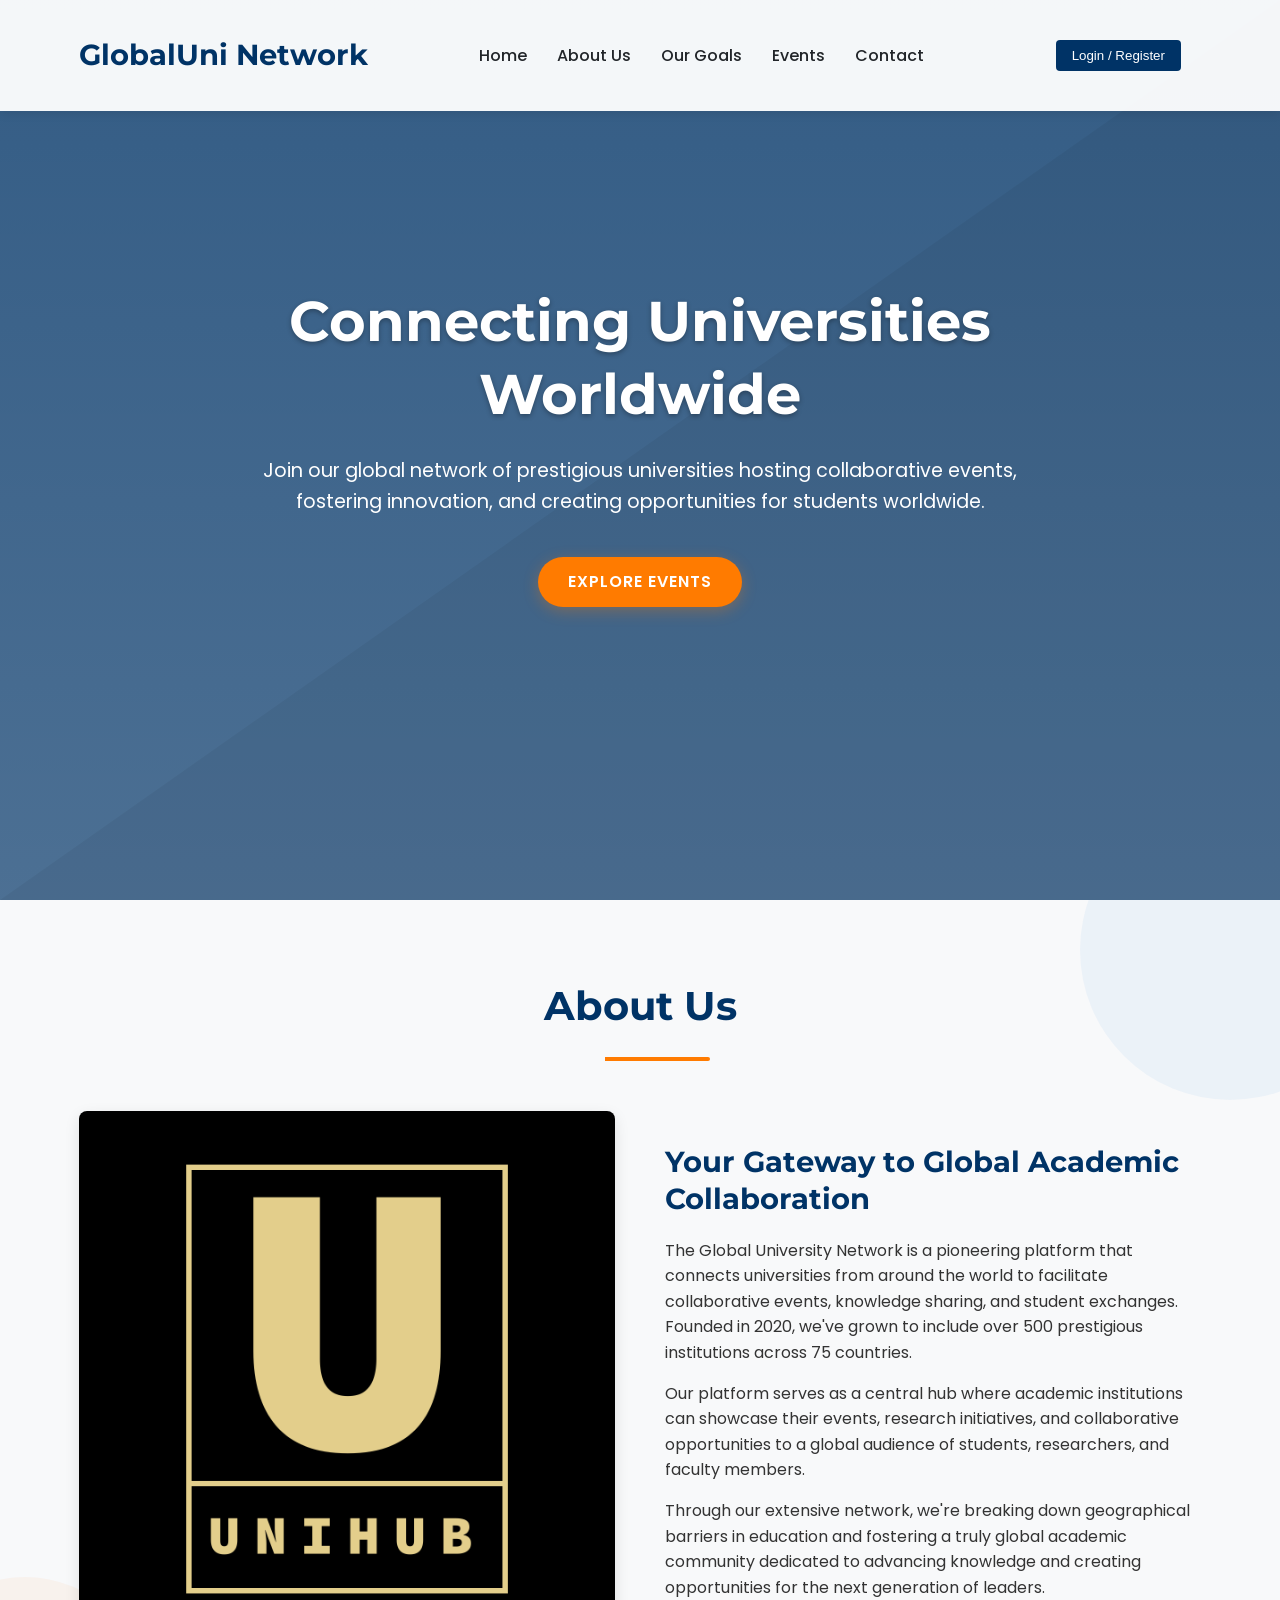
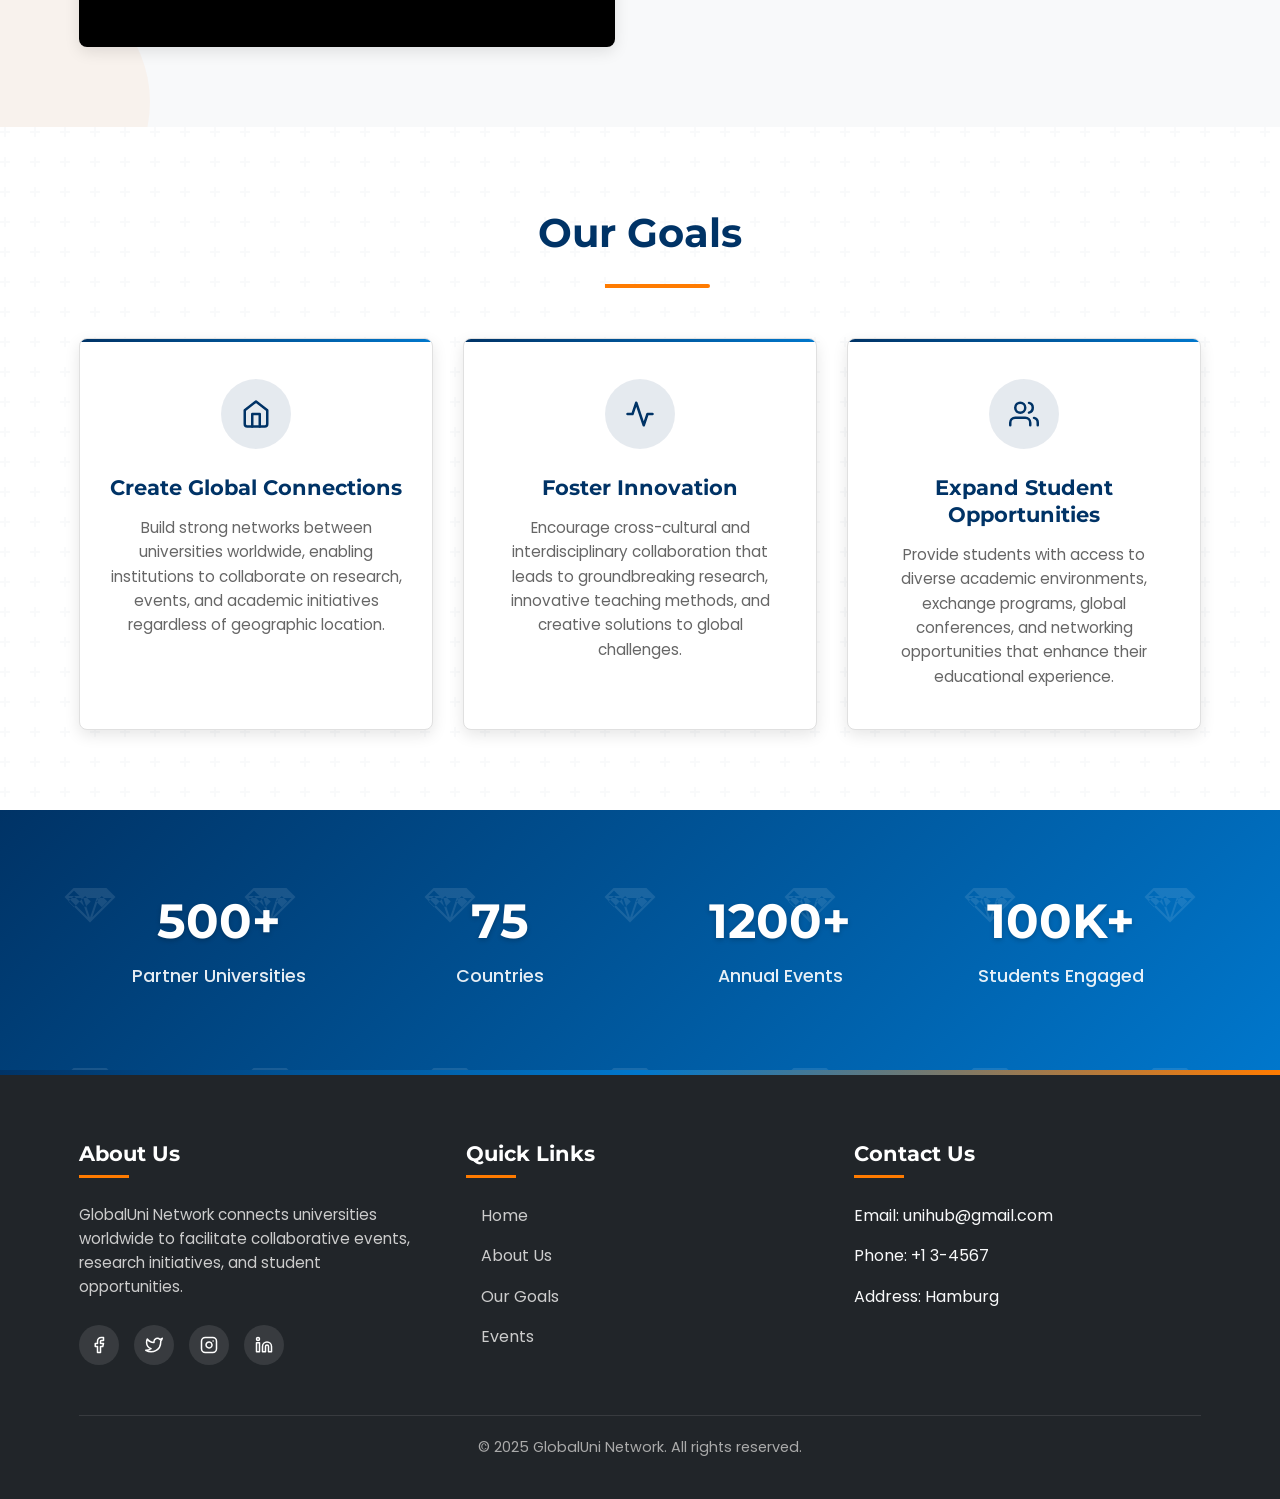
<file: index.html>
<!DOCTYPE html>
<html lang="en">
<head>
    <meta charset="UTF-8">
    <meta name="viewport" content="width=device-width, initial-scale=1.0">
    <title>Global University Network</title>
    <link rel="stylesheet" href="login-styles.css">
    <style>
   /* Google Fonts Import */
@import url('https://fonts.googleapis.com/css2?family=Poppins:wght@300;400;500;600;700&family=Montserrat:wght@400;500;600;700;800&display=swap');

/* CSS Reset & Global Styles */
* {
    margin: 0;
    padding: 0;
    box-sizing: border-box;
}

:root {
    --primary-color: #003366;
    --secondary-color: #0077cc;
    --accent-color: #ff7b00;
    --light-color: #f8f9fa;
    --dark-color: #212529;
    --text-color: #333;
    --light-gray: #f4f4f4;
    --medium-gray: #e0e0e0;
    --white: #ffffff;
    --transition: all 0.3s ease-in-out;
    --box-shadow: 0 5px 15px rgba(0, 0, 0, 0.1);
    --border-radius: 8px;
}

html {
    scroll-behavior: smooth;
}

body {
    font-family: 'Poppins', sans-serif;
    line-height: 1.6;
    color: var(--text-color);
    overflow-x: hidden;
    background-color: var(--white);
}

.container {
    width: 90%;
    max-width: 1200px;
    margin: 0 auto;
    padding: 0 15px;
}

section {
    padding: 80px 0;
}

a {
    text-decoration: none;
    color: inherit;
    transition: var(--transition);
}

ul {
    list-style: none;
}

img {
    max-width: 100%;
    height: auto;
    display: block;
}

h1, h2, h3, h4, h5, h6 {
    font-family: 'Montserrat', sans-serif;
    font-weight: 700;
    line-height: 1.3;
    margin-bottom: 15px;
    color: var(--primary-color);
}

p {
    margin-bottom: 20px;
}

.section-title {
    text-align: center;
    margin-bottom: 50px;
}

.section-title h2 {
    font-size: 2.5rem;
    position: relative;
    display: inline-block;
    padding-bottom: 10px;
}

.line {
    height: 4px;
    width: 70px;
    background: var(--accent-color);
    margin: 0 auto;
    position: relative;
}

.line::before {
    content: '';
    position: absolute;
    width: 100%;
    height: 100%;
    background: var(--accent-color);
    animation: pulse 1.5s infinite;
    border-radius: 5px;
}

@keyframes pulse {
    0% {
        opacity: 1;
        transform: scaleX(1);
    }
    50% {
        opacity: 0.5;
        transform: scaleX(1.2);
    }
    100% {
        opacity: 1;
        transform: scaleX(1);
    }
}

/* Header & Navigation */
header {
    position: fixed;
    top: 0;
    left: 0;
    width: 100%;
    background-color: rgba(255, 255, 255, 0.95);
    box-shadow: 0 2px 10px rgba(0, 0, 0, 0.1);
    z-index: 1000;
    transition: var(--transition);
}

header.scrolled {
    padding: 10px 0;
    background-color: var(--white);
}

.navbar {
    display: flex;
    justify-content: space-between;
    align-items: center;
    padding: 20px 0;
    transition: var(--transition);
}

.logo {
    font-family: 'Montserrat', sans-serif;
    font-size: 1.8rem;
    font-weight: 700;
    color: var(--primary-color);
    position: relative;
    transition: var(--transition);
}

.logo::before {
    content: '';
    position: absolute;
    bottom: -5px;
    left: 0;
    width: 0;
    height: 3px;
    background-color: var(--accent-color);
    transition: var(--transition);
}

.logo:hover {
    color: var(--accent-color);
}

.logo:hover::before {
    width: 100%;
}

.nav-links {
    display: flex;
    align-items: center;
}

.nav-links li {
    margin: 0 15px;
}

.nav-links a {
    color: var(--dark-color);
    font-weight: 500;
    font-size: 1rem;
    padding: 8px 0;
    position: relative;
}

.nav-links a::before {
    content: '';
    position: absolute;
    bottom: 0;
    left: 0;
    width: 0;
    height: 2px;
    background-color: var(--accent-color);
    transition: var(--transition);
}

.nav-links a:hover {
    color: var(--accent-color);
}

.nav-links a:hover::before {
    width: 100%;
}

.hamburger {
    display: none;
    cursor: pointer;
    flex-direction: column;
    justify-content: space-between;
    height: 24px;
}

.line1, .line2, .line3 {
    width: 30px;
    height: 3px;
    background-color: var(--primary-color);
    transition: var(--transition);
}

/* Hero Section */
.hero {
    background-image: linear-gradient(rgba(0, 51, 102, 0.8), rgba(0, 51, 102, 0.7)), url('https://images.unsplash.com/photo-1523580494863-6f3031224c94?ixlib=rb-1.2.1&auto=format&fit=crop&w=1350&q=80');
    background-size: cover;
    background-position: center;
    background-attachment: fixed;
    height: 100vh;
    display: flex;
    align-items: center;
    text-align: center;
    color: var(--white);
    padding-top: 80px;
    position: relative;
    overflow: hidden;
}

.hero::before {
    content: '';
    position: absolute;
    top: 0;
    left: 0;
    width: 100%;
    height: 100%;
    background: url('data:image/svg+xml;utf8,<svg xmlns="http://www.w3.org/2000/svg" viewBox="0 0 100 100" preserveAspectRatio="none"><polygon fill="rgba(0,0,0,0.05)" points="0,100 100,0 100,100"/></svg>');
    background-size: cover;
}

.hero .container {
    position: relative;
    z-index: 10;
    max-width: 800px;
}

.hero h1 {
    font-size: 3.5rem;
    margin-bottom: 25px;
    color: var(--white);
    text-shadow: 0 2px 5px rgba(0, 0, 0, 0.3);
    animation: fadeInDown 1s ease;
}

.hero p {
    font-size: 1.2rem;
    margin-bottom: 40px;
    animation: fadeInUp 1s ease 0.3s;
    animation-fill-mode: both;
}

.cta-btn {
    display: inline-block;
    background-color: var(--accent-color);
    color: var(--white);
    padding: 12px 30px;
    border-radius: 50px;
    font-weight: 600;
    text-transform: uppercase;
    letter-spacing: 1px;
    transition: var(--transition);
    box-shadow: 0 4px 15px rgba(255, 123, 0, 0.3);
    position: relative;
    overflow: hidden;
    animation: fadeInUp 1s ease 0.6s;
    animation-fill-mode: both;
}

.cta-btn::before {
    content: '';
    position: absolute;
    top: 0;
    left: -100%;
    width: 100%;
    height: 100%;
    background: linear-gradient(90deg, transparent, rgba(255, 255, 255, 0.2), transparent);
    transition: var(--transition);
}

.cta-btn:hover {
    background-color: var(--primary-color);
    transform: translateY(-3px);
    box-shadow: 0 6px 20px rgba(0, 51, 102, 0.4);
}

.cta-btn:hover::before {
    left: 100%;
    transition: 0.7s;
}

@keyframes fadeInDown {
    from {
        opacity: 0;
        transform: translateY(-30px);
    }
    to {
        opacity: 1;
        transform: translateY(0);
    }
}

@keyframes fadeInUp {
    from {
        opacity: 0;
        transform: translateY(30px);
    }
    to {
        opacity: 1;
        transform: translateY(0);
    }
}

/* About Section */
.about {
    background-color: var(--light-color);
    position: relative;
    overflow: hidden;
}

.about::before {
    content: '';
    position: absolute;
    top: -100px;
    right: -100px;
    width: 300px;
    height: 300px;
    border-radius: 50%;
    background-color: rgba(0, 119, 204, 0.05);
    z-index: 0;
}

.about::after {
    content: '';
    position: absolute;
    bottom: -100px;
    left: -100px;
    width: 250px;
    height: 250px;
    border-radius: 50%;
    background-color: rgba(255, 123, 0, 0.05);
    z-index: 0;
}

.about-content {
    display: flex;
    align-items: center;
    gap: 50px;
    position: relative;
    z-index: 1;
}

.about-img {
    flex: 1;
    border-radius: var(--border-radius);
    overflow: hidden;
    box-shadow: var(--box-shadow);
    position: relative;
    transition: var(--transition);
}

.about-img img {
    transition: var(--transition);
    display: block;
    width: 100%;
}

.about-img::before {
    content: '';
    position: absolute;
    top: 0;
    left: 0;
    width: 100%;
    height: 100%;
    background-color: rgba(0, 51, 102, 0.2);
    opacity: 0;
    transition: var(--transition);
}

.about-img:hover img {
    transform: scale(1.05);
}

.about-img:hover::before {
    opacity: 1;
}

.about-text {
    flex: 1;
}

.about-text h3 {
    font-size: 1.8rem;
    margin-bottom: 20px;
    color: var(--primary-color);
}

.about-text p {
    margin-bottom: 15px;
    color: var(--text-color);
}

/* Goals Section */
.goals {
    background-color: var(--white);
    position: relative;
}

.goals::before {
    content: '';
    position: absolute;
    top: 0;
    left: 0;
    width: 100%;
    height: 100%;
    background-image: url("data:image/svg+xml,%3Csvg width='60' height='60' viewBox='0 0 60 60' xmlns='http://www.w3.org/2000/svg'%3E%3Cg fill='none' fill-rule='evenodd'%3E%3Cg fill='%23003366' fill-opacity='0.03'%3E%3Cpath d='M36 34v-4h-2v4h-4v2h4v4h2v-4h4v-2h-4zm0-30V0h-2v4h-4v2h4v4h2V6h4V4h-4zM6 34v-4H4v4H0v2h4v4h2v-4h4v-2H6zM6 4V0H4v4H0v2h4v4h2V6h4V4H6z'/%3E%3C/g%3E%3C/g%3E%3C/svg%3E");
    opacity: 0.8;
    z-index: 0;
}

.goals-container {
    display: grid;
    grid-template-columns: repeat(auto-fit, minmax(300px, 1fr));
    gap: 30px;
    position: relative;
    z-index: 1;
}

.goal-box {
    background-color: var(--white);
    padding: 40px 30px;
    border-radius: var(--border-radius);
    box-shadow: var(--box-shadow);
    text-align: center;
    transition: var(--transition);
    position: relative;
    overflow: hidden;
    z-index: 1;
    border: 1px solid var(--medium-gray);
}

.goal-box::before {
    content: '';
    position: absolute;
    top: 0;
    left: 0;
    width: 100%;
    height: 3px;
    background: linear-gradient(90deg, var(--primary-color), var(--secondary-color));
    transition: var(--transition);
}

.goal-box:hover {
    transform: translateY(-10px);
    box-shadow: 0 15px 30px rgba(0, 0, 0, 0.1);
    border-color: transparent;
}

.goal-icon {
    width: 70px;
    height: 70px;
    border-radius: 50%;
    background-color: rgba(0, 51, 102, 0.1);
    display: flex;
    align-items: center;
    justify-content: center;
    margin: 0 auto 25px;
    transition: var(--transition);
}

.goal-box:hover .goal-icon {
    background-color: var(--primary-color);
}

.goal-box:hover .goal-icon svg {
    stroke: var(--white);
}

.goal-box h3 {
    font-size: 1.3rem;
    margin-bottom: 15px;
    transition: var(--transition);
}

.goal-box:hover h3 {
    color: var(--secondary-color);
}

.goal-box p {
    color: #666;
    font-size: 0.95rem;
    margin-bottom: 0;
}

/* Stats Section */
.stats {
    background: linear-gradient(135deg, var(--primary-color), var(--secondary-color));
    color: var(--white);
    padding: 60px 0;
    position: relative;
    overflow: hidden;
}

.stats::before {
    content: '';
    position: absolute;
    top: 0;
    left: 0;
    width: 100%;
    height: 100%;
    background-image: url("data:image/svg+xml,%3Csvg width='180' height='180' viewBox='0 0 180 180' xmlns='http://www.w3.org/2000/svg'%3E%3Cpath d='M81.28 88H68.413l19.298 19.298L81.28 88zm2.107 0h13.226L90 107.838 83.387 88zm15.334 0h12.866l-19.298 19.298L98.72 88zm-32.927-2.207L73.586 78h32.827l.5.5 7.294 7.293L115.414 87l-24.707 24.707-.707.707L64.586 87l1.207-1.207zm2.62.207L74 80.414 79.586 86H68.414l5.586-5.586zm16.706 0l-5.586 5.586 5.586 5.586 5.586-5.586-5.586-5.586zm16.707 0l-5.586 5.586 5.586 5.586 5.586-5.586-5.586-5.586zm-33.413 5.586l5.586-5.586 5.586 5.586-5.586 5.586-5.586-5.586z' fill='%23ffffff' fill-opacity='0.1' fill-rule='evenodd'/%3E%3C/svg%3E");
}

.stats-container {
    display: flex;
    justify-content: space-around;
    flex-wrap: wrap;
    text-align: center;
    position: relative;
    z-index: 1;
}

.stat-item {
    flex: 1;
    min-width: 200px;
    padding: 20px;
    transition: var(--transition);
}

.stat-item h3 {
    font-size: 3rem;
    font-weight: 700;
    margin-bottom: 10px;
    color: var(--white);
    text-shadow: 0 2px 5px rgba(0, 0, 0, 0.2);
}

.stat-item p {
    font-size: 1.1rem;
    font-weight: 500;
    margin-bottom: 0;
    color: rgba(255, 255, 255, 0.9);
}

/* Footer */
footer {
    background-color: var(--dark-color);
    color: var(--light-color);
    padding: 70px 0 20px;
    position: relative;
}

footer::before {
    content: '';
    position: absolute;
    top: 0;
    left: 0;
    width: 100%;
    height: 5px;
    background: linear-gradient(90deg, var(--primary-color), var(--secondary-color), var(--accent-color));
}

.footer-container {
    display: grid;
    grid-template-columns: repeat(auto-fit, minmax(250px, 1fr));
    gap: 40px;
    margin-bottom: 50px;
}

.footer-col h4 {
    color: var(--white);
    font-size: 1.3rem;
    margin-bottom: 25px;
    position: relative;
    padding-bottom: 10px;
}

.footer-col h4::after {
    content: '';
    position: absolute;
    bottom: 0;
    left: 0;
    width: 50px;
    height: 3px;
    background-color: var(--accent-color);
}

.footer-col p {
    color: #ccc;
    font-size: 0.95rem;
    margin-bottom: 25px;
}

.footer-social {
    display: flex;
    gap: 15px;
}

.social-icon {
    width: 40px;
    height: 40px;
    border-radius: 50%;
    background-color: rgba(255, 255, 255, 0.1);
    display: flex;
    align-items: center;
    justify-content: center;
    transition: var(--transition);
}

.social-icon:hover {
    background-color: var(--accent-color);
    transform: translateY(-5px);
}

.footer-links li {
    margin-bottom: 15px;
}

.footer-links a {
    color: #ccc;
    transition: var(--transition);
    position: relative;
    padding-left: 15px;
}

.footer-links a::before {
    content: '→';
    position: absolute;
    left: 0;
    color: var(--accent-color);
    opacity: 0;
    transition: var(--transition);
}

.footer-links a:hover {
    color: var(--white);
    padding-left: 20px;
}

.footer-links a:hover::before {
    opacity: 1;
}

.copyright {
    text-align: center;
    padding-top: 20px;
    border-top: 1px solid rgba(255, 255, 255, 0.1);
    font-size: 0.9rem;
    color: #aaa;
}

/* Scrollbar Styling */
::-webkit-scrollbar {
    width: 10px;
}

::-webkit-scrollbar-track {
    background: var(--light-gray);
}

::-webkit-scrollbar-thumb {
    background: var(--primary-color);
    border-radius: 10px;
}

::-webkit-scrollbar-thumb:hover {
    background: var(--secondary-color);
}

/* Back to Top Button */
.back-to-top {
    position: fixed;
    bottom: 30px;
    right: 30px;
    width: 50px;
    height: 50px;
    background-color: var(--accent-color);
    color: var(--white);
    border-radius: 50%;
    display: flex;
    align-items: center;
    justify-content: center;
    cursor: pointer;
    opacity: 0;
    visibility: hidden;
    transition: var(--transition);
    z-index: 99;
    box-shadow: 0 5px 15px rgba(0, 0, 0, 0.15);
}

.back-to-top.active {
    opacity: 1;
    visibility: visible;
}

.back-to-top:hover {
    background-color: var(--primary-color);
    transform: translateY(-5px);
}

/* Animations */
@keyframes float {
    0% {
        transform: translateY(0);
    }
    50% {
        transform: translateY(-15px);
    }
    100% {
        transform: translateY(0);
    }
}

/* Responsive Styles */
@media screen and (max-width: 1024px) {
    .hero h1 {
        font-size: 3rem;
    }
    
    .about-content {
        flex-direction: column;
    }
    
    .about-img, .about-text {
        width: 100%;
    }
}

@media screen and (max-width: 768px) {
    section {
        padding: 60px 0;
    }
    
    .section-title h2 {
        font-size: 2rem;
    }
    
    .hero h1 {
        font-size: 2.5rem;
    }
    
    .hero p {
        font-size: 1rem;
    }
    
    .nav-links {
        position: absolute;
        top: 100%;
        left: 0;
        right: 0;
        background-color: var(--white);
        flex-direction: column;
        align-items: center;
        padding: 20px 0;
        box-shadow: 0 5px 10px rgba(0, 0, 0, 0.1);
        clip-path: polygon(0 0, 100% 0, 100% 0, 0 0);
        transition: var(--transition);
        z-index: 10;
    }
    
    .nav-links.active {
        clip-path: polygon(0 0, 100% 0, 100% 100%, 0 100%);
    }
    
    .nav-links li {
        margin: 10px 0;
    }
    
    .hamburger {
        display: flex;
    }
    
    .hamburger.active .line1 {
        transform: rotate(-45deg) translate(-5px, 6px);
    }
    
    .hamburger.active .line2 {
        opacity: 0;
    }
    
    .hamburger.active .line3 {
        transform: rotate(45deg) translate(-5px, -6px);
    }
    
    .goals-container {
        grid-template-columns: 1fr;
    }
    
    .stat-item {
        flex-basis: 50%;
        margin-bottom: 30px;
    }
}

@media screen and (max-width: 480px) {
    .hero h1 {
        font-size: 2rem;
    }
    
    .cta-btn {
        padding: 10px 20px;
        font-size: 0.9rem;
    }
    
    .section-title h2 {
        font-size: 1.8rem;
    }
    
    .about-text h3 {
        font-size: 1.5rem;
    }
    
    .stat-item {
        flex-basis: 100%;
    }
    
    .stat-item h3 {
        font-size: 2.5rem;
    }
    
    .footer-container {
        grid-template-columns: 1fr;
    }
}

    </style>
</head>
<body>
    <!-- Header -->
    <header>
<div class="container">
            <nav class="navbar">
                <a href="#" class="logo">GlobalUni Network</a>
                <ul class="nav-links">
                    <li><a href="#home">Home</a></li>
                    <li><a href="#about">About Us</a></li>
                    <li><a href="#goals">Our Goals</a></li>
                    <li><a href="event.html">Events</a></li>
                    <li><a href="contact.html">Contact</a></li>
                </ul>
                <!-- Login Button -->
                <div class="auth-buttons">
                    <button class="login-btn" onclick="openLoginModal()">Login / Register</button>
                </div>
                <div class="hamburger">
                    <div class="line1"></div>
                    <div class="line2"></div>
                    <div class="line3"></div>
                </div>
            </nav>
        </div>
    </header>

    <!-- Login Modal -->
    <div id="loginModal" class="modal">
        <div class="modal-content">
            <span class="close" onclick="closeLoginModal()">&times;</span>
            <div class="auth-tabs">
                <div class="tab-header">
                    <div class="active" onclick="showTab('login-tab')">Login</div>
                    <div onclick="showTab('register-tab')">Register</div>
                </div>
                
                <!-- Login Tab -->
                <div id="login-tab" class="tab-content active">
                    <h2>Login to your account</h2>
                    <form id="loginForm">
                        <div class="form-group">
                            <label for="loginEmail">Email</label>
                            <input type="email" id="loginEmail" name="email" required>
                        </div>
                        <div class="form-group">
                            <label for="loginPassword">Password</label>
                            <input type="password" id="loginPassword" name="password" required>
                        </div>
                        <div class="form-group">
                            <button type="submit" class="btn btn-primary">Login</button>
                        </div>
                        <div class="separator">
                            <span>OR</span>
                        </div>
                        <div class="social-login">
                            <button type="button" class="google-btn" onclick="loginWithGoogle()">
                                <svg xmlns="http://www.w3.org/2000/svg" width="18" height="18" viewBox="0 0 24 24" fill="#4285F4">
                                    <path d="M12.545,10.239v3.821h5.445c-0.712,2.315-2.647,3.972-5.445,3.972c-3.332,0-6.033-2.701-6.033-6.032s2.701-6.032,6.033-6.032c1.498,0,2.866,0.549,3.921,1.453l2.814-2.814C17.503,2.988,15.139,2,12.545,2C7.021,2,2.543,6.477,2.543,12s4.478,10,10.002,10c8.396,0,10.249-7.85,9.426-11.748L12.545,10.239z"/>
                                </svg>
                                Continue with Google
                            </button>
                        </div>
                        <div class="form-footer">
                            <p>Forgot password? <a href="#" onclick="showPasswordReset()">Reset it here</a></p>
                        </div>
                    </form>
                </div>
                
                <!-- Register Tab -->
                <div id="register-tab" class="tab-content">
                    <h2>Create an account</h2>
                    <form id="registerForm">
                        <div class="form-group">
                            <label for="registerName">Full Name</label>
                            <input type="text" id="registerName" name="name" required>
                        </div>
                        <div class="form-group">
                            <label for="registerEmail">Email</label>
                            <input type="email" id="registerEmail" name="email" required>
                        </div>
                        <div class="form-group">
                            <label for="registerPassword">Password</label>
                            <input type="password" id="registerPassword" name="password" required>
                        </div>
                        <div class="form-group">
                            <label for="confirmPassword">Confirm Password</label>
                            <input type="password" id="confirmPassword" name="confirmPassword" required>
                        </div>
                        <div class="form-group">
                            <button type="submit" class="btn btn-primary">Register</button>
                        </div>
                        <div class="separator">
                            <span>OR</span>
                        </div>
                        <div class="social-login">
                            <button type="button" class="google-btn" onclick="registerWithGoogle()">
                                <svg xmlns="http://www.w3.org/2000/svg" width="18" height="18" viewBox="0 0 24 24" fill="#4285F4">
                                    <path d="M12.545,10.239v3.821h5.445c-0.712,2.315-2.647,3.972-5.445,3.972c-3.332,0-6.033-2.701-6.033-6.032s2.701-6.032,6.033-6.032c1.498,0,2.866,0.549,3.921,1.453l2.814-2.814C17.503,2.988,15.139,2,12.545,2C7.021,2,2.543,6.477,2.543,12s4.478,10,10.002,10c8.396,0,10.249-7.85,9.426-11.748L12.545,10.239z"/>
                                </svg>
                                Sign up with Google
                            </button>
                        </div>
                    </form>
                </div>
                
                <!-- Password Reset -->
                <div id="reset-tab" class="tab-content">
                    <h2>Reset your password</h2>
                    <form id="resetForm">
                        <div class="form-group">
                            <label for="resetEmail">Email</label>
                            <input type="email" id="resetEmail" name="email" required>
                        </div>
                        <div class="form-group">
                            <button type="submit" class="btn btn-primary">Send Reset Link</button>
                        </div>
                        <div class="form-footer">
                            <p><a href="#" onclick="showTab('login-tab')">Back to login</a></p>
                        </div>
                    </form>
                </div>
            </div>
        </div>
    </div>

    <!-- Hero Section -->
    <section class="hero" id="home">
        <div class="container">
            <h1>Connecting Universities Worldwide</h1>
            <p>Join our global network of prestigious universities hosting collaborative events, fostering innovation, and creating opportunities for students worldwide.</p>
            <a href="event.html" class="cta-btn">Explore Events</a>
        </div>
    </section>

    <!-- About Section -->
    <section class="about" id="about">
        <div class="container">
            <div class="section-title">
                <h2>About Us</h2>
                <div class="line"></div>
            </div>
            <div class="about-content">
                <div class="about-img">
                    <img src="images/logo.png" alt="University students collaborating">

                </div>
                <div class="about-text">
                    <h3>Your Gateway to Global Academic Collaboration</h3>
                    <p>The Global University Network is a pioneering platform that connects universities from around the world to facilitate collaborative events, knowledge sharing, and student exchanges. Founded in 2020, we've grown to include over 500 prestigious institutions across 75 countries.</p>
                    <p>Our platform serves as a central hub where academic institutions can showcase their events, research initiatives, and collaborative opportunities to a global audience of students, researchers, and faculty members.</p>
                    <p>Through our extensive network, we're breaking down geographical barriers in education and fostering a truly global academic community dedicated to advancing knowledge and creating opportunities for the next generation of leaders.</p>
                </div>
            </div>
        </div>
    </section>

    <!-- Goals Section -->
    <section class="goals" id="goals">
        <div class="container">
            <div class="section-title">
                <h2>Our Goals</h2>
                <div class="line"></div>
            </div>
            <div class="goals-container">
                <div class="goal-box">
                    <div class="goal-icon">
                        <svg xmlns="http://www.w3.org/2000/svg" width="30" height="30" viewBox="0 0 24 24" fill="none" stroke="#003366" stroke-width="2" stroke-linecap="round" stroke-linejoin="round"><path d="M3 9l9-7 9 7v11a2 2 0 0 1-2 2H5a2 2 0 0 1-2-2z"></path><polyline points="9 22 9 12 15 12 15 22"></polyline></svg>
                    </div>
                    <h3>Create Global Connections</h3>
                    <p>Build strong networks between universities worldwide, enabling institutions to collaborate on research, events, and academic initiatives regardless of geographic location.</p>
                </div>
                <div class="goal-box">
                    <div class="goal-icon">
                        <svg xmlns="http://www.w3.org/2000/svg" width="30" height="30" viewBox="0 0 24 24" fill="none" stroke="#003366" stroke-width="2" stroke-linecap="round" stroke-linejoin="round"><path d="M22 12h-4l-3 9L9 3l-3 9H2"></path></svg>
                    </div>
                    <h3>Foster Innovation</h3>
                    <p>Encourage cross-cultural and interdisciplinary collaboration that leads to groundbreaking research, innovative teaching methods, and creative solutions to global challenges.</p>
                </div>
                <div class="goal-box">
                    <div class="goal-icon">
                        <svg xmlns="http://www.w3.org/2000/svg" width="30" height="30" viewBox="0 0 24 24" fill="none" stroke="#003366" stroke-width="2" stroke-linecap="round" stroke-linejoin="round"><path d="M17 21v-2a4 4 0 0 0-4-4H5a4 4 0 0 0-4 4v2"></path><circle cx="9" cy="7" r="4"></circle><path d="M23 21v-2a4 4 0 0 0-3-3.87"></path><path d="M16 3.13a4 4 0 0 1 0 7.75"></path></svg>
                    </div>
                    <h3>Expand Student Opportunities</h3>
                    <p>Provide students with access to diverse academic environments, exchange programs, global conferences, and networking opportunities that enhance their educational experience.</p>
                </div>
            </div>
        </div>
    </section>

    <!-- Stats Section -->
    <section class="stats">
        <div class="container">
            <div class="stats-container">
                <div class="stat-item">
                    <h3 class="counter">500+</h3>
                    <p>Partner Universities</p>
                </div>
                <div class="stat-item">
                    <h3 class="counter">75</h3>
                    <p>Countries</p>
                </div>
                <div class="stat-item">
                    <h3 class="counter">1200+</h3>
                    <p>Annual Events</p>
                </div>
                <div class="stat-item">
                    <h3 class="counter">100K+</h3>
                    <p>Students Engaged</p>
                </div>
            </div>
        </div>
    </section>

    
    
    <!-- Footer -->
    <footer id="contact">
        <div class="container">
            <div class="footer-container">
                <div class="footer-col">
                    <h4>About Us</h4>
                    <p>GlobalUni Network connects universities worldwide to facilitate collaborative events, research initiatives, and student opportunities.</p>
                    <div class="footer-social">
                        <a href="#" class="social-icon">
                            <svg xmlns="http://www.w3.org/2000/svg" width="18" height="18" viewBox="0 0 24 24" fill="none" stroke="#ffffff" stroke-width="2" stroke-linecap="round" stroke-linejoin="round"><path d="M18 2h-3a5 5 0 0 0-5 5v3H7v4h3v8h4v-8h3l1-4h-4V7a1 1 0 0 1 1-1h3z"></path></svg>
                        </a>
                        <a href="#" class="social-icon">
                            <svg xmlns="http://www.w3.org/2000/svg" width="18" height="18" viewBox="0 0 24 24" fill="none" stroke="#ffffff" stroke-width="2" stroke-linecap="round" stroke-linejoin="round"><path d="M23 3a10.9 10.9 0 0 1-3.14 1.53 4.48 4.48 0 0 0-7.86 3v1A10.66 10.66 0 0 1 3 4s-4 9 5 13a11.64 11.64 0 0 1-7 2c9 5 20 0 20-11.5a4.5 4.5 0 0 0-.08-.83A7.72 7.72 0 0 0 23 3z"></path></svg>
                        </a>
                        <a href="#" class="social-icon">
                            <svg xmlns="http://www.w3.org/2000/svg" width="18" height="18" viewBox="0 0 24 24" fill="none" stroke="#ffffff" stroke-width="2" stroke-linecap="round" stroke-linejoin="round"><rect x="2" y="2" width="20" height="20" rx="5" ry="5"></rect><path d="M16 11.37A4 4 0 1 1 12.63 8 4 4 0 0 1 16 11.37z"></path><line x1="17.5" y1="6.5" x2="17.51" y2="6.5"></line></svg>
                        </a>
                        <a href="#" class="social-icon">
                            <svg xmlns="http://www.w3.org/2000/svg" width="18" height="18" viewBox="0 0 24 24" fill="none" stroke="#ffffff" stroke-width="2" stroke-linecap="round" stroke-linejoin="round"><path d="M16 8a6 6 0 0 1 6 6v7h-4v-7a2 2 0 0 0-2-2 2 2 0 0 0-2 2v7h-4v-7a6 6 0 0 1 6-6z"></path><rect x="2" y="9" width="4" height="12"></rect><circle cx="4" cy="4" r="2"></circle></svg>
                        </a>
                    </div>
                </div>
                <div class="footer-col">
                    <h4>Quick Links</h4>
                    <ul class="footer-links">
                        <li><a href="#home">Home</a></li>
                        <li><a href="#about">About Us</a></li>
                        <li><a href="#goals">Our Goals</a></li>
                        <li><a href="event.html">Events</a></li>
                        
                    </ul>
                </div>
                
                <div class="footer-col">
                    <h4>Contact Us</h4>
                    <ul class="footer-links">
                        <li>Email: unihub@gmail.com</li>
                        <li>Phone: +1 3-4567</li>
                        <li>Address: Hamburg</li>
                    </ul>
                </div>
            </div>
            <div class="copyright">
                <p>&copy; 2025 GlobalUni Network. All rights reserved.</p>
            </div>
        </div>
    </footer>
        <script src="login-script.js"></script>
<script>
    document.addEventListener('DOMContentLoaded', function() {
    const hamburger = document.querySelector('.hamburger');
    const navLinks = document.querySelector('.nav-links');
    
    hamburger.addEventListener('click', function() {
        navLinks.classList.toggle('active');
        hamburger.classList.toggle('active');
    });
    
    // Scroll effect for header
    window.addEventListener('scroll', function() {
        const header = document.querySelector('header');
        header.classList.toggle('scrolled', window.scrollY > 50);
    });
    
    // Back to top button
    const backToTopButton = document.createElement('div');
    backToTopButton.className = 'back-to-top';
    backToTopButton.innerHTML = '<svg xmlns="http://www.w3.org/2000/svg" width="24" height="24" viewBox="0 0 24 24" fill="none" stroke="currentColor" stroke-width="2" stroke-linecap="round" stroke-linejoin="round"><line x1="12" y1="19" x2="12" y2="5"></line><polyline points="5 12 12 5 19 12"></polyline></svg>';
    document.body.appendChild(backToTopButton);
    
    window.addEventListener('scroll', function() {
        if (window.scrollY > 300) {
            backToTopButton.classList.add('active');
        } else {
            backToTopButton.classList.remove('active');
        }
    });
    
    backToTopButton.addEventListener('click', function() {
        window.scrollTo({
            top: 0,
            behavior: 'smooth'
        });
    });
    
    // Smooth scrolling for anchor links
    document.querySelectorAll('a[href^="#"]').forEach(anchor => {
        anchor.addEventListener('click', function(e) {
            e.preventDefault();
            
            const targetId = this.getAttribute('href');
            if (targetId === '#') return;
            
            const targetElement = document.querySelector(targetId);
            if (targetElement) {
                window.scrollTo({
                    top: targetElement.offsetTop - 80,
                    behavior: 'smooth'
                });
                
                // Close mobile menu if open
                if (navLinks.classList.contains('active')) {
                    navLinks.classList.remove('active');
                    hamburger.classList.remove('active');
                }
            }
        });
    });
});

    </script>
    </body>
    </html>
</file>
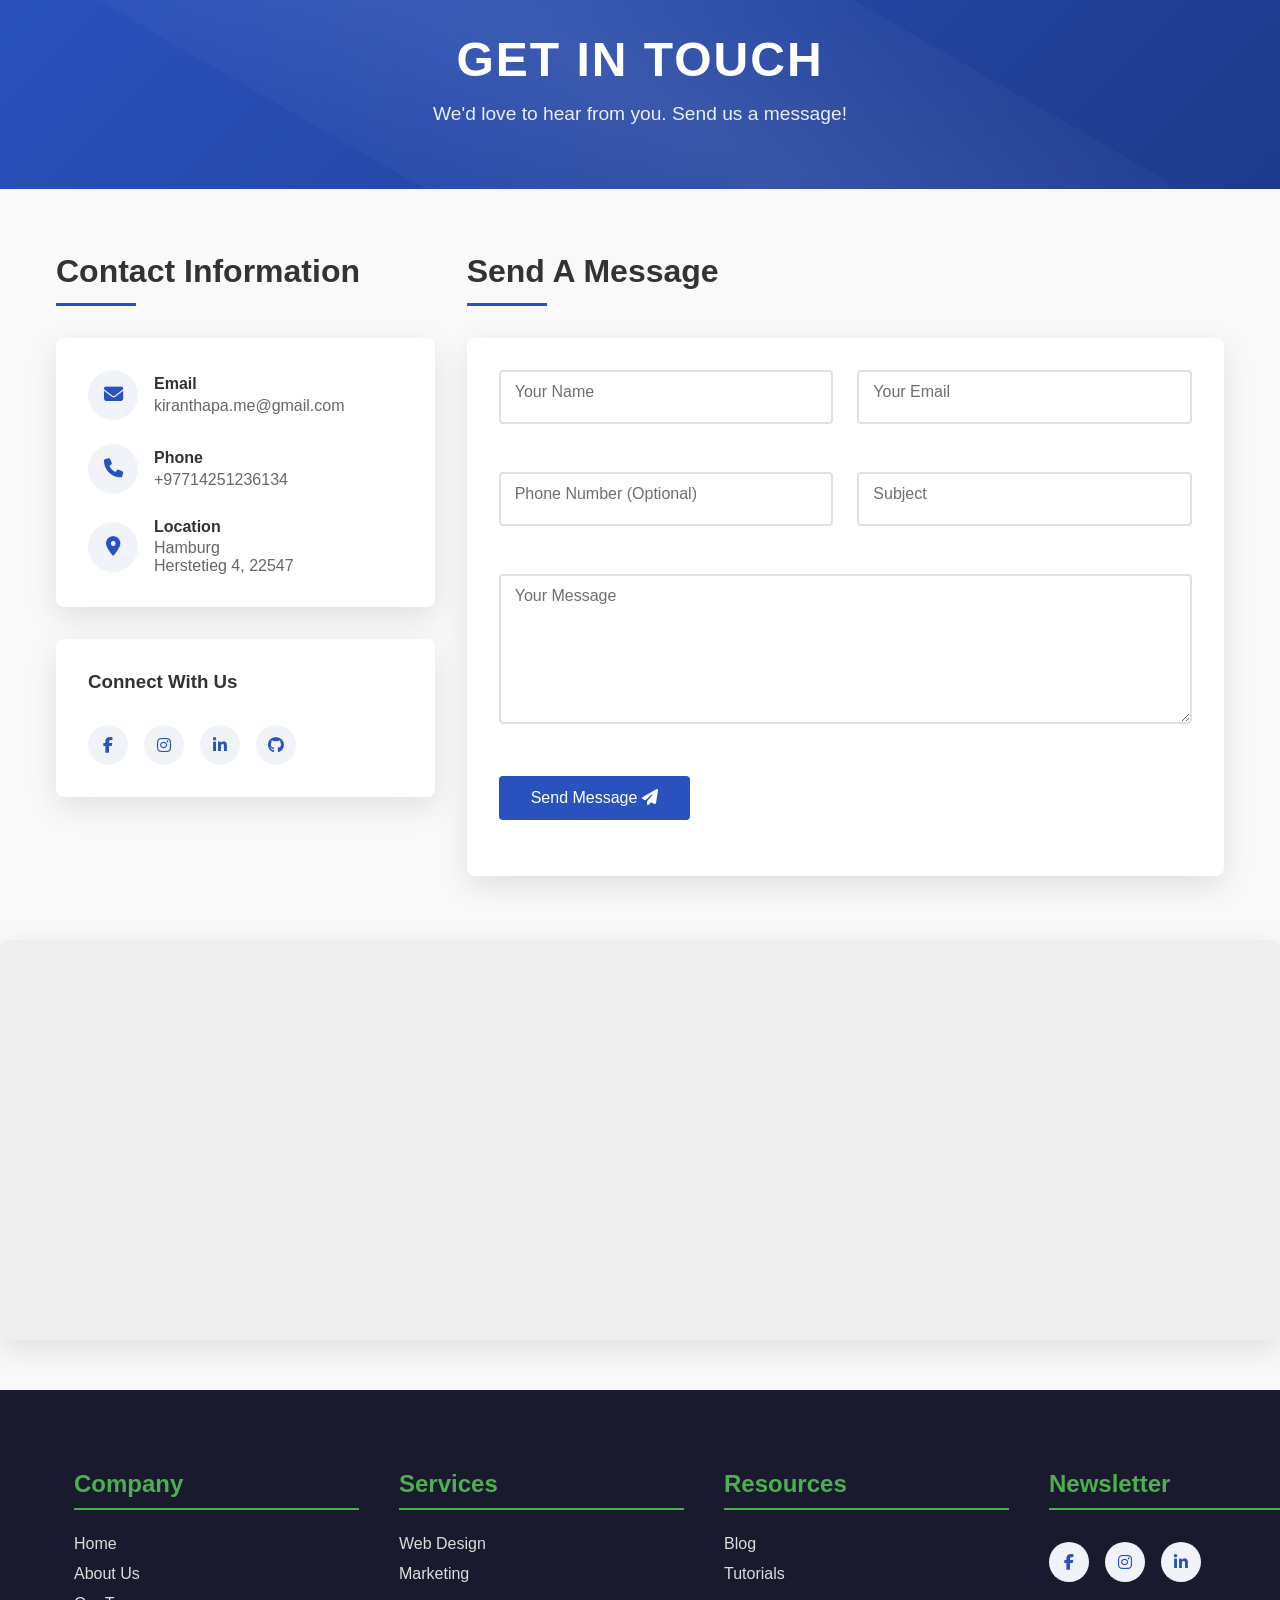
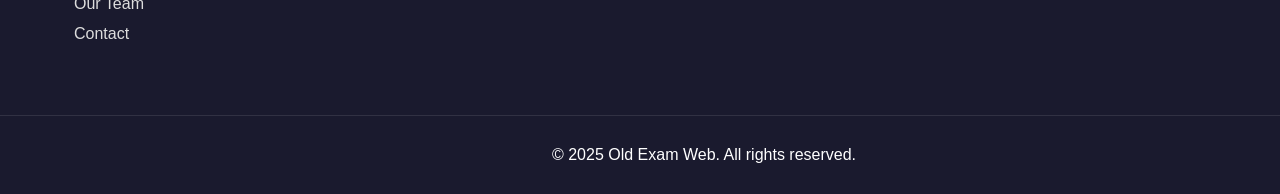
<file: contact.html>
<!DOCTYPE html>
<html lang="en">
<head>
    <meta charset="UTF-8">
    <meta name="viewport" content="width=device-width, initial-scale=1.0">
    <title>Contact Us</title>
    <link rel="stylesheet" href="https://cdnjs.cloudflare.com/ajax/libs/font-awesome/6.4.0/css/all.min.css">
    <style>
    :root {
        --primary-color: #2a52be;
        --secondary-color: #f0f4f9;
        --accent-color: #ff6b6b;
        --success-color: #4CAF50;
        --text-color: #333;
        --light-text: #fff;
        --transition-time: 0.3s;
    }
    
    * {
        margin: 0;
        padding: 0;
        box-sizing: border-box;
        font-family: 'Segoe UI', Tahoma, Geneva, Verdana, sans-serif;
    }
    
    body {
        background-color: #f9f9f9;
        color: var(--text-color);
        overflow-x: hidden;
    }
    
    header {
        background: linear-gradient(135deg, var(--primary-color), #1e3a8a);
        color: var(--light-text);
        padding: 2rem 0;
        text-align: center;
        position: relative;
        overflow: hidden;
    }
    
    .header-content {
        position: relative;
        z-index: 2;
    }
    
    header::before {
        content: '';
        position: absolute;
        width: 200%;
        height: 200%;
        top: -50%;
        left: -50%;
        background: radial-gradient(rgba(255,255,255,0.1), transparent);
        transform: rotate(30deg);
        animation: shimmer 8s infinite linear;
    }
    
    @keyframes shimmer {
        from { transform: translateX(-30%) rotate(30deg); }
        to { transform: translateX(30%) rotate(30deg); }
    }
    
    h1 {
        font-size: 3rem;
        margin-bottom: 1rem;
        text-transform: uppercase;
        letter-spacing: 2px;
    }
    
    .subtitle {
        font-size: 1.2rem;
        margin-bottom: 2rem;
        opacity: 0.9;
    }
    
    .container {
        max-width: 1200px;
        margin: 0 auto;
        padding: 0 1rem;
    }
    
    .contact-section {
        margin: 4rem 0;
        display: flex;
        flex-wrap: wrap;
        gap: 2rem;
    }
    
    .contact-info {
        flex: 1;
        min-width: 300px;
    }
    
    .contact-form-container {
        flex: 2;
        min-width: 300px;
    }
    
    .section-title {
        position: relative;
        font-size: 2rem;
        margin-bottom: 2rem;
        padding-bottom: 1rem;
    }
    
    .section-title::after {
        content: '';
        position: absolute;
        bottom: 0;
        left: 0;
        width: 80px;
        height: 3px;
        background-color: var(--primary-color);
        transition: width var(--transition-time);
    }
    
    .section-title:hover::after {
        width: 120px;
    }
    
    .contact-card {
        background: white;
        border-radius: 8px;
        padding: 2rem;
        box-shadow: 0 10px 30px rgba(0,0,0,0.1);
        margin-bottom: 2rem;
        transform: translateY(0);
        transition: transform var(--transition-time);
    }
    
    .contact-card:hover {
        transform: translateY(-5px);
    }
    
    .contact-method {
        display: flex;
        align-items: center;
        margin-bottom: 1.5rem;
    }
    
    .contact-method:last-child {
        margin-bottom: 0;
    }
    
    .contact-icon {
        width: 50px;
        height: 50px;
        background-color: var(--secondary-color);
        color: var(--primary-color);
        border-radius: 50%;
        display: flex;
        justify-content: center;
        align-items: center;
        margin-right: 1rem;
        font-size: 1.2rem;
        transition: all var(--transition-time);
    }
    
    .contact-method:hover .contact-icon {
        background-color: var(--primary-color);
        color: var(--light-text);
        transform: rotateY(180deg);
    }
    
    .contact-info-text {
        flex: 1;
    }
    
    .contact-label {
        font-weight: 600;
        margin-bottom: 0.2rem;
        color: var(--text-color);
    }
    
    .contact-value {
        color: #666;
    }
    
    .social-links {
        display: flex;
        gap: 1rem;
        margin-top: 2rem;
    }
    
    .social-links a {
        display: flex;
        align-items: center;
        justify-content: center;
        width: 40px;
        height: 40px;
        border-radius: 50%;
        background-color: var(--secondary-color);
        color: var(--primary-color);
        text-decoration: none;
        transition: all var(--transition-time);
    }
    
    .social-links a:hover {
        background-color: var(--primary-color);
        color: var(--light-text);
        transform: translateY(-5px) scale(1.1);
    }
    
    .contact-form {
        background: white;
        border-radius: 8px;
        padding: 2rem;
        box-shadow: 0 10px 30px rgba(0,0,0,0.1);
    }
    
    .form-grid {
        display: grid;
        grid-template-columns: repeat(2, 1fr);
        gap: 1.5rem;
    }
    
    .form-group {
        margin-bottom: 1.5rem;
    }
    
    .form-group.full-width {
        grid-column: span 2;
    }
    
    .form-label {
        display: block;
        margin-bottom: 0.5rem;
        font-weight: 500;
        color: var(--text-color);
    }
    
    .form-control {
        width: 100%;
        padding: 0.8rem 1rem;
        border: 2px solid #e0e0e0;
        border-radius: 4px;
        font-size: 1rem;
        transition: all var(--transition-time);
        outline: none;
    }
    
    .form-control:focus {
        border-color: var(--primary-color);
        box-shadow: 0 0 0 3px rgba(42, 82, 190, 0.2);
    }
    
    textarea.form-control {
        min-height: 150px;
        resize: vertical;
    }
    
    .btn {
        display: inline-block;
        padding: 0.8rem 2rem;
        background-color: var(--primary-color);
        color: white;
        border: none;
        border-radius: 4px;
        font-size: 1rem;
        font-weight: 500;
        cursor: pointer;
        transition: all var(--transition-time);
        outline: none;
        position: relative;
        overflow: hidden;
    }
    
    .btn::before {
        content: '';
        position: absolute;
        top: 0;
        left: -100%;
        width: 100%;
        height: 100%;
        background: linear-gradient(90deg, transparent, rgba(255,255,255,0.2), transparent);
        transition: var(--transition-time);
    }
    
    .btn:hover {
        background-color: #1e3a8a;
        transform: translateY(-3px);
        box-shadow: 0 10px 20px rgba(0,0,0,0.1);
    }
    
    .btn:hover::before {
        left: 100%;
    }
    
    .map-container {
    margin-top: 3rem;
    height: 400px;
    border-radius: 8px;
    width: 100vw; 
    margin-left: calc(-50vw + 50%);
    overflow: hidden;
    box-shadow: 0 10px 30px rgba(0,0,0,0.1);
    position: relative;
    transform: translateY(50px);
    animation: fadeUp 0.6s forwards;
}

@keyframes fadeUp {
    to {
        opacity: 1;
        transform: translateY(0);
    }
}
    
    .map-placeholder {
        width: 110%;
        height: 100%;
        background-color: #eee;
        display: flex;
        justify-content: center;
        align-items: center;
        color: #999;
        font-size: 1.2rem;
    }
    
    main {
            flex: 1;
        }
        .main-footer {
            background: #1a1a2e;
            color: #fff;
            padding: 80px 0 30px;
            margin-top: 50px;
            width: 110%;
        }
        .footer-content {
            max-width: 1300px;
            margin: 0 auto;
            display: grid;
            grid-template-columns: repeat(4, 1fr);
            gap: 40px;
            padding: 0 20px;
        }
        .footer-section h3 {
            color: #4CAF50;
            font-size: 1.5rem;
            margin-bottom: 25px;
            padding-bottom: 10px;
            border-bottom: 2px solid #4CAF50;
        }
        .footer-links {
            list-style: none;
            padding: 0;
        }
        .footer-links li {
            margin-bottom: 12px;
        }
        .footer-links a {
            color: #ddd;
            text-decoration: none;
            transition: color 0.3s ease;
        }
        .footer-links a:hover {
            color:#4CAF50;
        }
        .footer-bottom {
            text-align: center;
            margin-top: 60px;
            padding-top: 30px;
            border-top: 1px solid rgba(255,255,255,0.1);
        }

       
        @media (max-width: 992px) {
            .footer-content {
                grid-template-columns: repeat(2, 1fr);
            }
        }
        @media (max-width: 576px) {
            .footer-content {
                grid-template-columns: 1fr;
                text-align: center;
            }
        }

 
    .alert {
        padding: 1rem;
        border-radius: 4px;
        margin-bottom: 1.5rem;
        display: none;
    }
    
    .alert-success {
        background-color: rgba(76, 175, 80, 0.1);
        border: 1px solid var(--success-color);
        color: var(--success-color);
    }
    
    .alert-error {
        background-color: rgba(255, 107, 107, 0.1);
        border: 1px solid var(--accent-color);
        color: var(--accent-color);
    }
    
    .scroll-to-top {
        position: fixed;
        bottom: 30px;
        right: 30px;
        width: 50px;
        height: 50px;
        border-radius: 50%;
        background-color: var(--primary-color);
        color: white;
        display: flex;
        justify-content: center;
        align-items: center;
        cursor: pointer;
        opacity: 0;
        transition: opacity var(--transition-time), transform var(--transition-time);
        z-index: 1000;
        transform: translateY(20px);
    }
    
    .scroll-to-top.visible {
        opacity: 1;
        transform: translateY(0);
    }
    
    .scroll-to-top:hover {
        transform: translateY(-5px);
    }
    
    .input-animation {
        position: relative;
    }
    
    .input-animation .form-control {
        padding: 1rem;
        transition: all 0.3s;
    }
    
    .input-animation .form-label {
        position: absolute;
        top: 0.8rem;
        left: 1rem;
        transition: all 0.3s;
        pointer-events: none;
        margin: 0;
        opacity: 0.7;
    }
    
    .input-animation .form-control:focus,
    .input-animation .form-control:not(:placeholder-shown) {
        padding-top: 1.5rem;
        padding-bottom: 0.5rem;
    }
    
    .input-animation .form-control:focus + .form-label,
    .input-animation .form-control:not(:placeholder-shown) + .form-label {
        top: 0.4rem;
        left: 1rem;
        font-size: 0.7rem;
        opacity: 1;
        color: var(--primary-color);
    }
</style>

</head>
<body>
    <header data-aos="fade-down" data-aos-duration="1000">
        <div class="header-content container"data-aos="zoom-in" data-aos-delay="300">
            <h1>Get In Touch</h1>
            <p class="subtitle">We'd love to hear from you. Send us a message!</p>
        </div>
    </header>
    
    <main class="container">
        <div class="contact-section">
            <div class="contact-info">
                <h2 class="section-title"data-aos="fade-right" data-aos-delay="200">Contact Information</h2>
                
                <div class="contact-card" data-aos="fade-up" data-aos-delay="300">
                    <div class="contact-method">
                        <div class="contact-icon">
                            <i class="fas fa-envelope"></i>
                        </div>
                        <div class="contact-info-text">
                            <div class="contact-label">Email</div>
                            <div class="contact-value">kiranthapa.me@gmail.com</div>
                        </div>
                    </div>
                    
                    <div class="contact-method">
                        <div class="contact-icon">
                            <i class="fas fa-phone"></i>
                        </div>
                        <div class="contact-info-text">
                            <div class="contact-label">Phone</div>
                            <div class="contact-value">+97714251236134</div>
                        </div>
                    </div>
                    
                    <div class="contact-method">
                        <div class="contact-icon">
                            <i class="fas fa-map-marker-alt"></i>
                        </div>
                        <div class="contact-info-text">
                            <div class="contact-label">Location</div>
                            <div class="contact-value">Hamburg<br>Herstetieg 4, 22547</div>
                        </div>
                    </div>
                </div>
                
                <div class="contact-card" data-aos="fade-up" data-aos-delay="400">
                    <h3>Connect With Us</h3>
                    <div class="social-links">
                        <a href="https://www.facebook.com/kiran.thapa.77377692/" target="_blank" rel="noopener noreferrer"data-aos="zoom-in" data-aos-delay="100"><i class="fab fa-facebook-f"></i></a>
                        <a href="https://www.instagram.com/kiran_thapa.me/" target="_blank" rel="noopener noreferrer"><i class="fab fa-instagram"data-aos="zoom-in" data-aos-delay="200"></i></a>
                        <a href="https://www.linkedin.com/in/kiran-thapa-342a60265/" target="_blank" rel="noopener noreferrer"data-aos="zoom-in" data-aos-delay="300"><i class="fab fa-linkedin-in"></i></a>
                        <a href="https://github.com/" target="_blank" rel="noopener noreferrer"data-aos="zoom-in" data-aos-delay="400"><i class="fab fa-github"></i></a>
                    </div>
                </div>
            </div>
            
            <div class="contact-form-container"data-aos="fade-left" data-aos-delay="500">
                <h2 class="section-title">Send A Message</h2>
                
                <div class="contact-form"data-aos="zoom-in-up" data-aos-delay="600">
                    <div class="alert alert-success" id="form-success" style="display: none;">
                        Message sent successfully! We'll get back to you soon.
                    </div>
                    <div class="alert alert-error" id="form-error" style="display: none;">
                        There was an error sending your message. Please try again.
                    </div>
                    
                    <form id="contactForm" method="POST">
                        <input type="hidden" name="access_key" value="2c0131cc-3e35-45ca-841e-4f9c8256cff1">
                        <input type="hidden" name="subject" value="New Contact Form Submission">
                        <input type="checkbox" name="botcheck" style="display: none;">
                        
                        <div class="form-grid">
                            <div class="form-group input-animation">
                                <input type="text" class="form-control" id="name" name="name" placeholder=" " required>
                                <label for="name" class="form-label">Your Name</label>
                            </div>
                            
                            <div class="form-group input-animation">
                                <input type="email" class="form-control" id="email" name="email" placeholder=" " required>
                                <label for="email" class="form-label">Your Email</label>
                            </div>
                            
                            <div class="form-group input-animation">
                                <input type="tel" class="form-control" id="phone" name="phone" placeholder=" ">
                                <label for="phone" class="form-label">Phone Number (Optional)</label>
                            </div>
                            
                            <div class="form-group input-animation">
                                <input type="text" class="form-control" id="subject" name="subject" placeholder=" " required>
                                <label for="subject" class="form-label">Subject</label>
                            </div>
                            
                            <div class="form-group full-width input-animation">
                                <textarea class="form-control" id="message" name="message" placeholder=" " required></textarea>
                                <label for="message" class="form-label">Your Message</label>
                            </div>
                            
                            <div class="form-group full-width">
                                <button type="submit" class="btn">
                                    <span class="btn-text">Send Message</span>
                                    <i class="fas fa-paper-plane ml-2"></i>
                                </button>
                            </div>
                        </div>
                    </form>
                </div>
            </div>
        </div>
        
        <div class="map-container"data-aos="zoom-in" data-aos-delay="700">
            <div class="map-placeholder">
                <iframe src="https://www.google.com/maps/embed?pb=!1m18!1m12!1m3!1d2367.9069862988226!2d9.88060807567992!3d53.595121256081654!2m3!1f0!2f0!3f0!3m2!1i1024!2i768!4f13.1!3m3!1m2!1s0x47b186849cb61d17%3A0xa34ddc24e1fbeb59!2sHerbststieg%204%2C%2022547%20Hamburg!5e0!3m2!1sde!2sde!4v1743320642102!5m2!1sde!2sde" width="600" height="450" style="border:0;" allowfullscreen="" loading="lazy" referrerpolicy="no-referrer-when-downgrade"></iframe>
            </div>
        </div>
    </main>
    
    <footer class="main-footer" data-aos="fade-up" data-aos-duration="1000">
        <div class="footer-wave"></div>
        <div class="footer-content">
            <div class="footer-section" data-aos="fade-right" data-aos-delay="200">
                <h3>Company</h3>
                <ul class="footer-links">
                    <li><a href="index.html">Home</a></li>
                    <li><a href="about.html">About Us</a></li>
                    <li><a href="team.html">Our Team</a></li>
                    <li><a href="contact.html">Contact</a></li>
                </ul>
            </div>

            <div class="footer-section" data-aos="fade-right" data-aos-delay="300">
                <h3>Services</h3>
                <ul class="footer-links">
                    <li><a href="#">Web Design</a></li>
                    <li><a href="#">Marketing</a></li>
                </ul>
            </div>

            <div class="footer-section" data-aos="fade-right" data-aos-delay="400">
                <h3>Resources</h3>
                <ul class="footer-links">
                    <li><a href="#">Blog</a></li>
                    <li><a href="#">Tutorials</a></li>
                </ul>
            </div>

            <div class="footer-section" data-aos="fade-right" data-aos-delay="500">
                <h3>Newsletter</h3>
                <div class="social-links">
                    <a href="https://www.facebook.com/kiran.thapa.77377692/"data-aos="fade-up" data-aos-delay="100" target="_blank" rel="noopener noreferrer"><i class="fab fa-facebook-f"></i></a>
                    <a href="https://www.instagram.com/kiran_thapa.me/"data-aos="fade-up" data-aos-delay="200" target="_blank" rel="noopener noreferrer"><i class="fab fa-instagram"></i></a>
                    <a href="https://www.linkedin.com/in/kiran-thapa-342a60265/"data-aos="fade-up" data-aos-delay="300" target="_blank" rel="noopener noreferrer"><i class="fab fa-linkedin-in"></i></a>
                    
                </div>
            </div>
        </div>

        <div class="footer-bottom" data-aos="fade-up" data-aos-delay="600">
            <p>&copy; 2025 Old Exam Web. All rights reserved.</p>
        </div>
    </footer>

    
    <div class="scroll-to-top" data-aos="fade-left" data-aos-anchor="#scroll-to-top" data-aos-delay="1000">
        <i class="fas fa-arrow-up"></i>
    </div>

    <script src="https://unpkg.com/aos@2.3.1/dist/aos.js"></script>
    <script>
        
        AOS.init({
            once: true, 
            mirror: false 
        });

        
    
        document.addEventListener('DOMContentLoaded', function() {
            const contactForm = document.getElementById('contactForm');
            const successAlert = document.getElementById('form-success');
            const errorAlert = document.getElementById('form-error');
            const submitBtn = contactForm.querySelector('button');
            const btnText = submitBtn.querySelector('.btn-text');

            contactForm.addEventListener('submit', async (e) => {
                e.preventDefault();
                submitBtn.disabled = true;
                btnText.textContent = 'Sending...';
                successAlert.style.display = 'none';
                errorAlert.style.display = 'none';

                try {
                    const formData = new FormData(contactForm);
                    const response = await fetch('https://api.web3forms.com/submit', {
                        method: 'POST',
                        body: formData
                    });
                    
                    const data = await response.json();
                    
                    if (data.success) {
                        successAlert.style.display = 'block';
                        contactForm.reset();
                    } else {
                        errorAlert.textContent = data.message || 'Submission failed. Please try again.';
                        errorAlert.style.display = 'block';
                    }
                } catch (error) {
                    errorAlert.textContent = 'Network error. Please check your connection.';
                    errorAlert.style.display = 'block';
                } finally {
                    submitBtn.disabled = false;
                    btnText.textContent = 'Send Message';
                    setTimeout(() => {
                        successAlert.style.display = 'none';
                        errorAlert.style.display = 'none';
                    }, 5000);
                }
            });

           
            const scrollToTopBtn = document.querySelector('.scroll-to-top');
            window.addEventListener('scroll', () => {
                scrollToTopBtn.classList.toggle('visible', window.scrollY > 300);
            });

            scrollToTopBtn.addEventListener('click', () => {
                window.scrollTo({ top: 0, behavior: 'smooth' });
            });

            // Animation on scroll
            const elementsToAnimate = document.querySelectorAll('.contact-card, .contact-form');
            elementsToAnimate.forEach(el => {
                el.style.opacity = '0';
                el.style.transform = 'translateY(30px)';
            });

            function checkVisibility() {
                elementsToAnimate.forEach(el => {
                    const rect = el.getBoundingClientRect();
                    if (rect.top < window.innerHeight * 0.8 && rect.bottom >= 0) {
                        el.style.opacity = '1';
                        el.style.transform = 'translateY(0)';
                    }
                });
            }

            window.addEventListener('scroll', checkVisibility);
            checkVisibility();
        });
    </script>
</body>
</html>
</file>
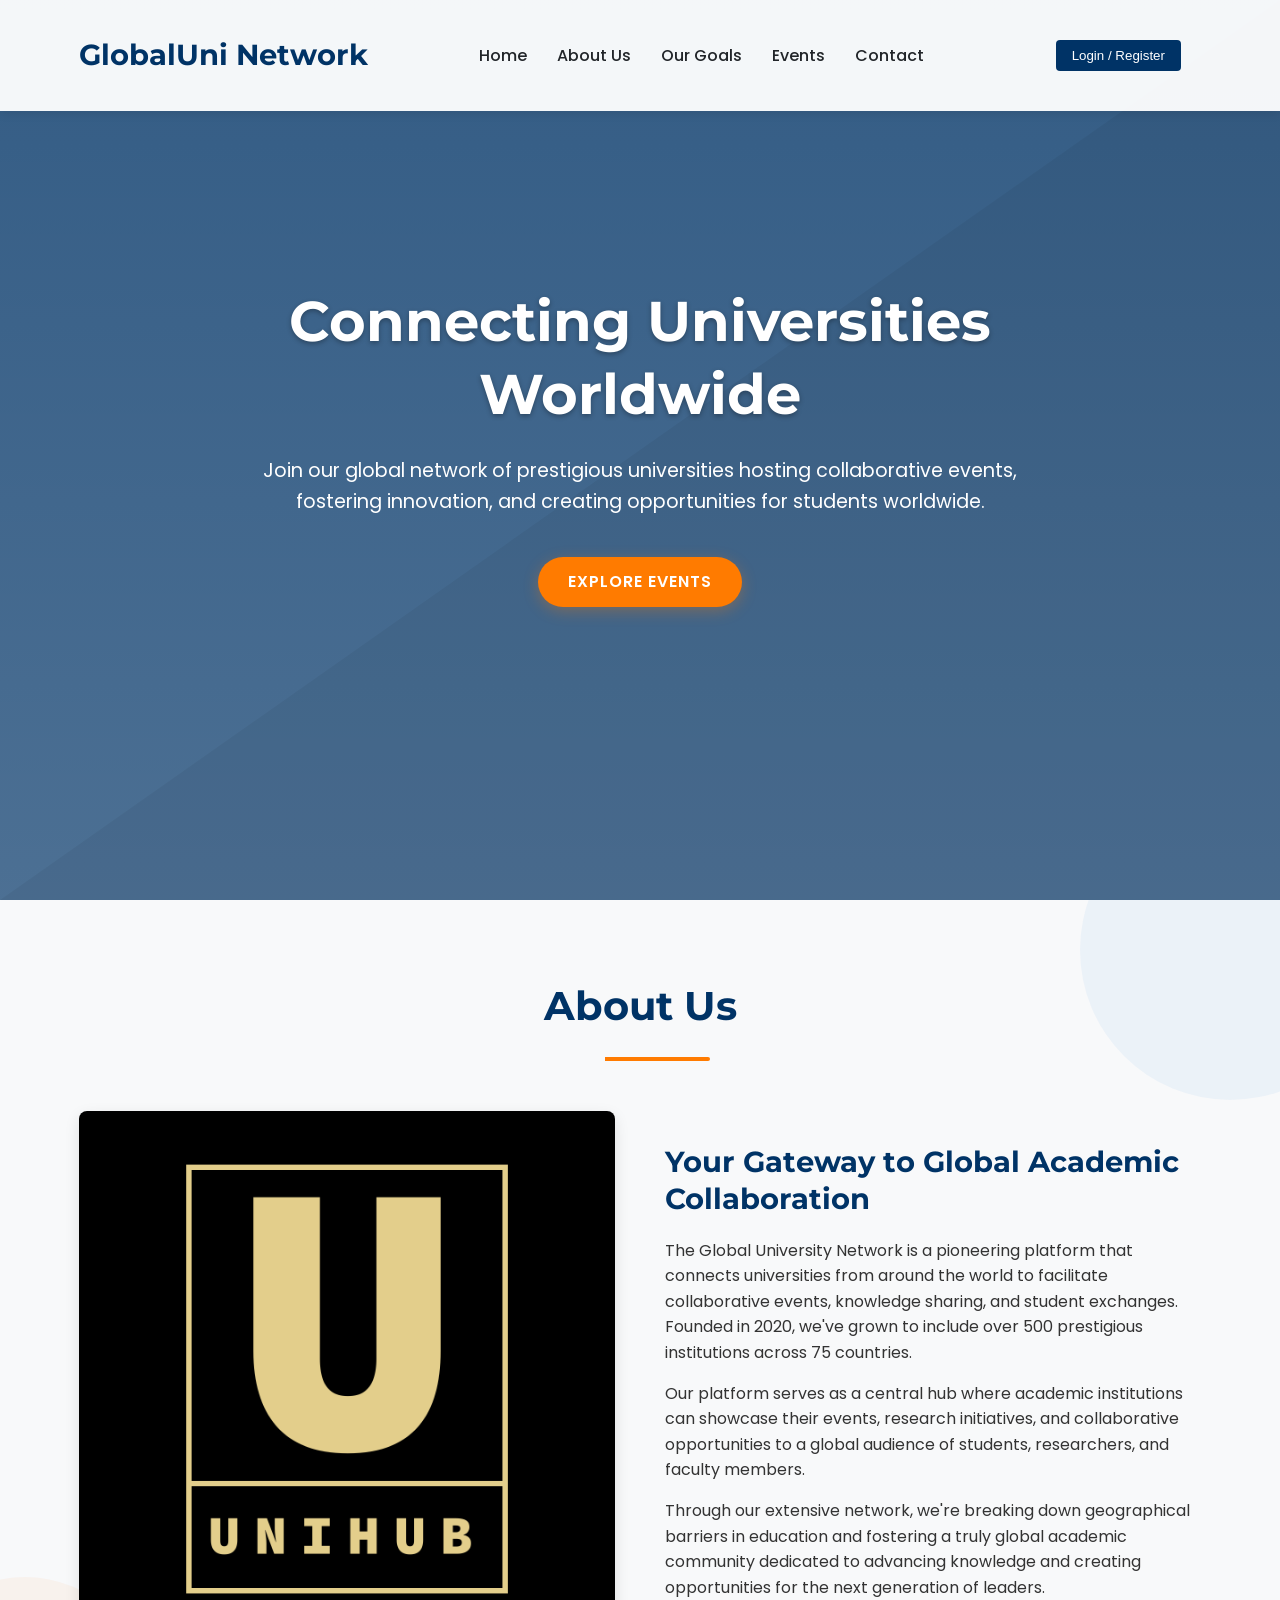
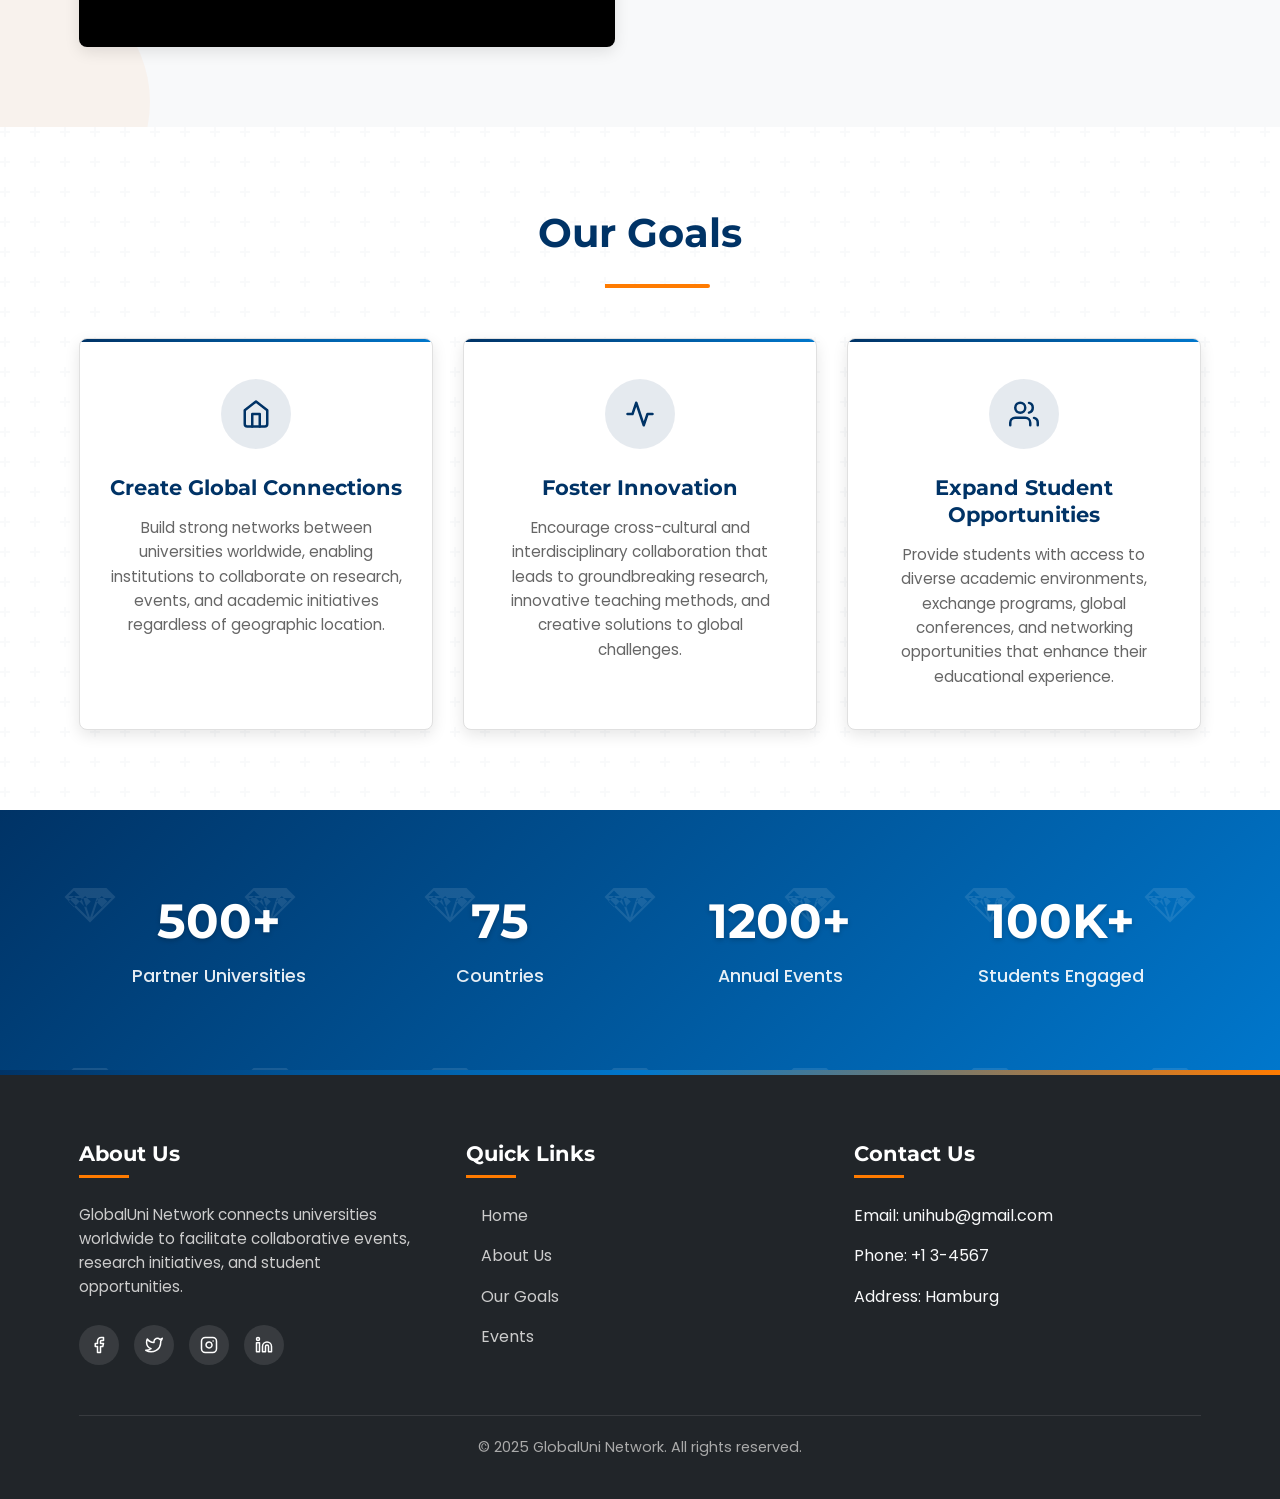
<file: event.html>
<!DOCTYPE html>
<html lang="en">
<head>
    <meta charset="UTF-8">
    <meta name="viewport" content="width=device-width, initial-scale=1.0">
    <title>IT Faculty - Events</title>
    <link rel="stylesheet" href="https://cdnjs.cloudflare.com/ajax/libs/font-awesome/6.0.0-beta3/css/all.min.css">
    <style>
  
@import url('https://fonts.googleapis.com/css2?family=Poppins:wght@300;400;500;600;700&family=Montserrat:wght@400;500;600;700&display=swap');

:root {
  --primary-color: #2563eb;
  --primary-dark: #1d4ed8;
  --primary-light: #60a5fa;
  --secondary-color: #4f46e5;
  --accent-color: #8b5cf6;
  --success-color: #10b981;
  --error-color: #ef4444;
  --gray-100: #f3f4f6;
  --gray-200: #e5e7eb;
  --gray-300: #d1d5db;
  --gray-400: #9ca3af;
  --gray-500: #6b7280;
  --gray-800: #1f2937;
  --gray-900: #111827;
  --white: #ffffff;
  --shadow-sm: 0 1px 2px rgba(0, 0, 0, 0.05);
  --shadow-md: 0 4px 6px -1px rgba(0, 0, 0, 0.1), 0 2px 4px -1px rgba(0, 0, 0, 0.06);
  --shadow-lg: 0 10px 15px -3px rgba(0, 0, 0, 0.1), 0 4px 6px -2px rgba(0, 0, 0, 0.05);
  --border-radius-sm: 0.25rem;
  --border-radius-md: 0.5rem;
  --border-radius-lg: 1rem;
  --transition: all 0.3s ease;
}

/* ---- RESET ---- */
* {
  margin: 0;
  padding: 0;
  box-sizing: border-box;
}

body {
  font-family: 'Poppins', sans-serif;
  line-height: 1.6;
  color: var(--gray-800);
  background-color: #f9fafb;
  min-height: 100vh;
}

a {
  text-decoration: none;
  color: var(--primary-color);
  transition: var(--transition);
}

a:hover {
  color: var(--primary-dark);
}

button {
  cursor: pointer;
  font-family: 'Poppins', sans-serif;
}

/* ---- HEADER ---- */
header {
  background: linear-gradient(135deg, var(--primary-color), var(--secondary-color));
  color: var(--white);
  padding: 2.5rem 2rem;
  text-align: center;
  border-radius: 0 0 var(--border-radius-lg) var(--border-radius-lg);
  margin-bottom: 2rem;
  box-shadow: var(--shadow-lg);
}

header h1 {
  font-size: 2.5rem;
  font-weight: 700;
  margin-bottom: 0.5rem;
  font-family: 'Montserrat', sans-serif;
  letter-spacing: 0.5px;
  text-shadow: 0 2px 4px rgba(0, 0, 0, 0.1);
}

header p {
  font-size: 1.2rem;
  opacity: 0.9;
  max-width: 600px;
  margin: 0 auto;
}

/* ---- MAIN CONTAINER ---- */
.container {
  max-width: 1200px;
  margin: 0 auto;
  padding: 0 1.5rem;
}

/* ---- SEARCH BAR ---- */
.search-container {
  display: flex;
  max-width: 800px;
  margin: 0 auto 2.5rem;
  box-shadow: var(--shadow-md);
  border-radius: var(--border-radius-md);
  overflow: hidden;
  background-color: var(--white);
  border: 1px solid var(--gray-200);
}

#searchInput {
  flex: 1;
  padding: 1rem 1.5rem;
  border: none;
  font-size: 1rem;
  outline: none;
  color: var(--gray-800);
}

#searchInput::placeholder {
  color: var(--gray-400);
}

#searchButton {
  background-color: var(--primary-color);
  color: var(--white);
  border: none;
  padding: 1rem 1.5rem;
  font-size: 1rem;
  font-weight: 500;
  transition: var(--transition);
}

#searchButton:hover {
  background-color: var(--primary-dark);
}

/* ---- CATEGORIES SECTION ---- */
.categories-section {
  margin-bottom: 3rem;
}

.section-header {
  display: flex;
  justify-content: space-between;
  align-items: center;
  margin-bottom: 1.5rem;
}

.section-header h2 {
  font-size: 1.5rem;
  font-weight: 600;
  color: var(--gray-900);
  font-family: 'Montserrat', sans-serif;
}

.see-all {
  font-size: 0.9rem;
  font-weight: 500;
  color: var(--primary-color);
  transition: var(--transition);
}

.see-all:hover {
  color: var(--primary-dark);
  text-decoration: underline;
}

.categories-grid {
  display: grid;
  grid-template-columns: repeat(auto-fill, minmax(150px, 1fr));
  gap: 1.25rem;
}

.category-item {
  background-color: var(--white);
  border-radius: var(--border-radius-md);
  padding: 1.25rem 1rem;
  text-align: center;
  box-shadow: var(--shadow-sm);
  border: 1px solid var(--gray-200);
  transition: var(--transition);
  cursor: pointer;
}

.category-item:hover {
  transform: translateY(-5px);
  box-shadow: var(--shadow-md);
  border-color: var(--primary-light);
}

.category-icon {
  display: flex;
  justify-content: center;
  align-items: center;
  height: 50px;
  margin-bottom: 0.75rem;
  font-size: 1.75rem;
  color: var(--primary-color);
}

.category-item[data-category="academic"] .category-icon { color: #e11d48; }
.category-item[data-category="social"] .category-icon { color: #3b82f6; }
.category-item[data-category="career"] .category-icon { color: #10b981; }
.category-item[data-category="arts"] .category-icon { color: #8b5cf6; }
.category-item[data-category="sports"] .category-icon { color: #f59e0b; }
.category-item[data-category="research"] .category-icon { color: #6366f1; }
.category-item[data-category="volunteer"] .category-icon { color: #ec4899; }
.category-item[data-category="virtual"] .category-icon { color: #14b8a6; }

.category-name {
  font-weight: 500;
  font-size: 0.95rem;
}

.category-item.active {
  background-color: var(--primary-color);
  color: var(--white);
  border-color: var(--primary-color);
}

.category-item.active .category-icon {
  color: var(--white);
}

/* ---- EVENTS CONTAINER ---- */
.events-container {
  display: grid;
  grid-template-columns: repeat(auto-fill, minmax(340px, 1fr));
  gap: 2rem;
  margin-bottom: 3rem;
}

.event-card {
  background-color: var(--white);
  border-radius: var(--border-radius-lg);
  overflow: hidden;
  box-shadow: var(--shadow-md);
  transition: var(--transition);
  border: 1px solid var(--gray-200);
  position: relative;
}

.event-card:hover {
  transform: translateY(-5px);
  box-shadow: var(--shadow-lg);
}

.event-image {
  height: 180px;
  background: linear-gradient(45deg, var(--primary-light), var(--secondary-color));
  color: rgba(255, 255, 255, 0.8);
  display: flex;
  align-items: center;
  justify-content: center;
  font-size: 1.2rem;
  font-weight: 500;
  text-align: center;
  padding: 1rem;
}

/* Custom backgrounds for different event types */
.event-card[data-category*="academic"] .event-image {
  background: linear-gradient(45deg, #fecaca, #ef4444);
}

.event-card[data-category*="social"] .event-image {
  background: linear-gradient(45deg, #bfdbfe, #3b82f6);
}

.event-card[data-category*="career"] .event-image {
  background: linear-gradient(45deg, #a7f3d0, #10b981);
}

.event-card[data-category*="arts"] .event-image {
  background: linear-gradient(45deg, #ddd6fe, #8b5cf6);
}

.event-card[data-category*="sports"] .event-image {
  background: linear-gradient(45deg, #fde68a, #f59e0b);
}

.event-card[data-category*="research"] .event-image {
  background: linear-gradient(45deg, #c7d2fe, #6366f1);
}

.event-card[data-category*="volunteer"] .event-image {
  background: linear-gradient(45deg, #fbcfe8, #ec4899);
}

.event-card[data-category*="virtual"] .event-image {
  background: linear-gradient(45deg, #99f6e4, #14b8a6);
}

.event-details {
  padding: 1.5rem;
}

.event-title {
  font-size: 1.25rem;
  font-weight: 600;
  margin-bottom: 1rem;
  color: var(--gray-900);
  font-family: 'Montserrat', sans-serif;
}

.event-date, .event-location {
  font-size: 0.9rem;
  color: var(--gray-500);
  margin-bottom: 0.75rem;
  display: flex;
  align-items: center;
}

.event-date i, .event-location i {
  margin-right: 0.5rem;
  color: var(--primary-color);
}

.event-description {
  font-size: 0.95rem;
  color: var(--gray-700);
  margin-bottom: 1.5rem;
  line-height: 1.6;
}

.interested-btn {
  background-color: var(--white);
  color: var(--primary-color);
  border: 2px solid var(--primary-color);
  border-radius: var(--border-radius-md);
  padding: 0.75rem 1.5rem;
  font-size: 0.95rem;
  font-weight: 500;
  transition: var(--transition);
  width: 100%;
}

.interested-btn:hover {
  background-color: var(--primary-color);
  color: var(--white);
}

/* ---- NO EVENTS MESSAGE ---- */
.no-events {
  text-align: center;
  padding: 3rem;
  background-color: var(--white);
  border-radius: var(--border-radius-lg);
  box-shadow: var(--shadow-sm);
  margin: 2rem auto;
  max-width: 600px;
}

.no-events h3 {
  font-size: 1.5rem;
  color: var(--gray-800);
  margin-bottom: 1rem;
}

.no-events p {
  color: var(--gray-500);
  font-size: 1rem;
}

/* ---- MODAL STYLES ---- */
.modal {
  display: none;
  position: fixed;
  top: 0;
  left: 0;
  width: 100%;
  height: 100%;
  background-color: rgba(0, 0, 0, 0.5);
  z-index: 1000;
  overflow-y: auto;
  align-items: center;
  justify-content: center;
}

.modal-content {
  background-color: var(--white);
  margin: 2rem auto;
  padding: 2rem;
  border-radius: var(--border-radius-lg);
  box-shadow: var(--shadow-lg);
  width: 90%;
  max-width: 600px;
  position: relative;
  animation: modalFadeIn 0.3s ease;
}

@keyframes modalFadeIn {
  from {
    opacity: 0;
    transform: translateY(-20px);
  }
  to {
    opacity: 1;
    transform: translateY(0);
  }
}

.close-modal {
  position: absolute;
  top: 1.25rem;
  right: 1.25rem;
  font-size: 1.75rem;
  color: var(--gray-500);
  cursor: pointer;
  transition: var(--transition);
}

.close-modal:hover {
  color: var(--error-color);
}

#modalTitle {
  font-size: 1.75rem;
  color: var(--gray-900);
  margin-bottom: 1.75rem;
  font-family: 'Montserrat', sans-serif;
  text-align: center;
}

/* ---- FORM STYLES ---- */
.registration-form {
  display: grid;
  gap: 1.25rem;
}

.form-group {
  display: flex;
  flex-direction: column;
}

label {
  font-size: 0.95rem;
  margin-bottom: 0.5rem;
  color: var(--gray-700);
  font-weight: 500;
}

input, textarea {
  padding: 0.75rem 1rem;
  border: 1px solid var(--gray-300);
  border-radius: var(--border-radius-md);
  font-size: 1rem;
  color: var(--gray-800);
  transition: var(--transition);
  font-family: 'Poppins', sans-serif;
}

input:focus, textarea:focus {
  outline: none;
  border-color: var(--primary-color);
  box-shadow: 0 0 0 3px rgba(59, 130, 246, 0.2);
}

.submit-btn {
  background-color: var(--primary-color);
  color: var(--white);
  border: none;
  padding: 1rem;
  font-size: 1rem;
  font-weight: 500;
  border-radius: var(--border-radius-md);
  transition: var(--transition);
  margin-top: 0.5rem;
}

.submit-btn:hover {
  background-color: var(--primary-dark);
}

/* ---- LOADING INDICATOR ---- */
.loading {
  display: none;
  align-items: center;
  justify-content: center;
  padding: 1rem;
  text-align: center;
}

.loading-spinner {
  width: 30px;
  height: 30px;
  border: 3px solid rgba(59, 130, 246, 0.2);
  border-radius: 50%;
  border-top-color: var(--primary-color);
  animation: spin 1s ease-in-out infinite;
  margin-right: 0.75rem;
}

@keyframes spin {
  to {
    transform: rotate(360deg);
  }
}

/* ---- FORM MESSAGES ---- */
.form-message {
  display: none;
  padding: 1rem;
  margin-top: 1rem;
  border-radius: var(--border-radius-md);
  text-align: center;
}

.success-message {
  background-color: rgba(16, 185, 129, 0.1);
  color: var(--success-color);
  border: 1px solid var(--success-color);
}

.error-message {
  background-color: rgba(239, 68, 68, 0.1);
  color: var(--error-color);
  border: 1px solid var(--error-color);
}

/* ---- UTILITIES ---- */
.hidden {
  display: none !important;
}

/* ---- RESPONSIVE DESIGN ---- */
@media (max-width: 768px) {
  header {
    padding: 2rem 1rem;
  }
  
  header h1 {
    font-size: 2rem;
  }
  
  header p {
    font-size: 1rem;
  }
  
  .search-container {
    flex-direction: column;
  }
  
  #searchButton {
    width: 100%;
  }
  
  .categories-grid {
    grid-template-columns: repeat(auto-fill, minmax(120px, 1fr));
  }
  
  .events-container {
    grid-template-columns: 1fr;
  }
}

@media (max-width: 576px) {
  .event-image {
    height: 150px;
  }
  
  .categories-grid {
    grid-template-columns: repeat(2, 1fr);
    gap: 1rem;
  }
  
  .modal-content {
    padding: 1.5rem;
  }
  
  #modalTitle {
    font-size: 1.5rem;
  }
}

/* ---- ANIMATIONS ---- */
@keyframes fadeIn {
  from {
    opacity: 0;
  }
  to {
    opacity: 1;
  }
}

.fade-in {
  animation: fadeIn 0.5s ease;
}


body {
  background: linear-gradient(135deg, #f9fafb 0%, #f3f4f6 100%);
}


.page-container {
  max-width: 1200px;
  margin: 0 auto;
  padding: 2rem 1.5rem;
}
.event-buttons {
    display: flex;
    gap: 10px;
    margin-top: 10px;
}

.more-info-btn {
    background-color: #346beb;
    color: white;
    border: none;
    padding: 8px 16px;
    border-radius: 4px;
    cursor: pointer;
    transition: background-color 0.3s;
}

.more-info-btn:hover {
    background-color: #1a4cc7;
}
    </style>
</head>
<body>
    <header>
        <h1>IT Faculty Events</h1>
        <p>Discover upcoming workshops, seminars, and tech events</p>
    </header>

    <!-- Search Bar -->
    <div class="search-container">
        <input type="text" id="searchInput" placeholder="Search events by title, location, or description...">
        <button id="searchButton">Search</button>
    </div>

  

    <!-- Browse by Category Section -->
    <div class="categories-section">
        <div class="section-header">
            <h2>Browse by Category</h2>
            <a href="#" class="see-all">See All</a>
        </div>
        
        <div class="categories-grid">
            <div class="category-item" data-category="academic">
                <div class="category-icon">
                    <i class="fas fa-graduation-cap"></i>
                </div>
                <div class="category-name">Academic</div>
            </div>
            <div class="category-item" data-category="social">
                <div class="category-icon">
                    <i class="fas fa-users"></i>
                </div>
                <div class="category-name">Social</div>
            </div>
            <div class="category-item" data-category="career">
                <div class="category-icon">
                    <i class="fas fa-briefcase"></i>
                </div>
                <div class="category-name">Career</div>
            </div>
            <div class="category-item" data-category="arts">
                <div class="category-icon">
                    <i class="fas fa-palette"></i>
                </div>
                <div class="category-name">Arts & Culture</div>
            </div>
            <div class="category-item" data-category="sports">
                <div class="category-icon">
                    <i class="fas fa-futbol"></i>
                </div>
                <div class="category-name">Sports</div>
            </div>
            <div class="category-item" data-category="research">
                <div class="category-icon">
                    <i class="fas fa-flask"></i>
                </div>
                <div class="category-name">Research</div>
            </div>
            <div class="category-item" data-category="volunteer">
                <div class="category-icon">
                    <i class="fas fa-hands-helping"></i>
                </div>
                <div class="category-name">Volunteer</div>
            </div>
            <div class="category-item" data-category="virtual">
                <div class="category-icon">
                    <i class="fas fa-video"></i>
                </div>
                <div class="category-name">Virtual</div>
            </div>
        </div>
    </div>

    <div class="events-container" id="eventsContainer">
        <!-- Event 1 -->
        <div class="event-card" data-category="academic research">
            <div class="event-image">Tech Hackathon 2025 Banner</div>
            <div class="event-details">
                <h3 class="event-title">Tech Hackathon 2025</h3>
                <p class="event-date"><i class="far fa-calendar-alt"></i> March 15, 2025 - March 16, 2025</p>
                <p class="event-location"><i class="fas fa-map-marker-alt"></i> IT Building, Main Campus</p>
                <p class="event-description">A 24-hour coding challenge where students can showcase their skills, collaborate in teams, and develop innovative solutions to real-world problems. Prizes for top teams!</p>
                <button class="interested-btn" data-event="Tech Hackathon 2025">I'm Interested</button>
            </div>
        </div>

        <!-- Event 2 -->
        <div class="event-card" data-category="academic virtual">
            <div class="event-image">AI Workshop Series Banner</div>
            <div class="event-details">
                <h3 class="event-title">AI Workshop Series</h3>
                <p class="event-date"><i class="far fa-calendar-alt"></i> Every Tuesday, March 18 - April 22, 2025</p>
                <p class="event-location"><i class="fas fa-map-marker-alt"></i> Lab 302, IT Department</p>
                <p class="event-description">A six-week workshop series covering the fundamentals of artificial intelligence, machine learning models, and practical applications. Perfect for beginners and intermediate learners.</p>
                <button class="interested-btn" data-event="AI Workshop Series">I'm Interested</button>
            </div>
        </div>

        <!-- Event 3 -->
        <div class="event-card" data-category="career">
            <div class="event-image">Industry Connect Symposium Banner</div>
            <div class="event-details">
                <h3 class="event-title">Industry Connect Symposium</h3>
                <p class="event-date"><i class="far fa-calendar-alt"></i> April 5, 2025</p>
                <p class="event-location"><i class="fas fa-map-marker-alt"></i> University Auditorium</p>
                <p class="event-description">Connect with leading tech companies, explore internship and job opportunities, and listen to inspiring talks from industry experts. Networking session included.</p>
                <button class="interested-btn" data-event="Industry Connect Symposium">I'm Interested</button>
            </div>
        </div>

        <!-- Event 4 -->
        <div class="event-card" data-category="social">
            <div class="event-image">Tech Mixer Banner</div>
            <div class="event-details">
                <h3 class="event-title">IT Faculty Mixer</h3>
                <p class="event-date"><i class="far fa-calendar-alt"></i> March 22, 2025</p>
                <p class="event-location"><i class="fas fa-map-marker-alt"></i> Student Union, Main Campus</p>
                <p class="event-description">An evening of networking and socializing with fellow IT students, faculty members, and alumni. Refreshments will be provided. Great opportunity to make connections in a relaxed setting.</p>
                <button class="interested-btn" data-event="IT Faculty Mixer">I'm Interested</button>
            </div>
        </div>

        <!-- Event 5 -->
        <div class="event-card" data-category="arts">
            <div class="event-image">Digital Art Exhibition Banner</div>
            <div class="event-details">
                <h3 class="event-title">Digital Art Exhibition</h3>
                <p class="event-date"><i class="far fa-calendar-alt"></i> April 10-15, 2025</p>
                <p class="event-location"><i class="fas fa-map-marker-alt"></i> University Gallery</p>
                <p class="event-description">A showcase of digital artwork created by IT and fine arts students. Featuring digital paintings, 3D models, interactive installations, and more. Opening reception on April 10.</p>
                <button class="interested-btn" data-event="Digital Art Exhibition">I'm Interested</button>
            </div>
        </div>

        <!-- Event 6 -->
        <div class="event-card" data-category="sports">
            <div class="event-image">E-Sports Tournament Banner</div>
            <div class="event-details">
                <h3 class="event-title">IT Faculty E-Sports Tournament</h3>
                <p class="event-date"><i class="far fa-calendar-alt"></i> March 29, 2025</p>
                <p class="event-location"><i class="fas fa-map-marker-alt"></i> Game Lab, IT Building</p>
                <p class="event-description">Compete in teams or individually in various e-sports categories. Games include League of Legends, Valorant, and Rocket League. Prizes for winners and refreshments provided.</p>
                <button class="interested-btn" data-event="IT Faculty E-Sports Tournament">I'm Interested</button>
            </div>
        </div>

        <!-- Event 7 -->
        <div class="event-card" data-category="volunteer">
            <div class="event-image">Code For Good Banner</div>
            <div class="event-details">
                <h3 class="event-title">Code For Good</h3>
                <p class="event-date"><i class="far fa-calendar-alt"></i> April 8, 2025</p>
                <p class="event-location"><i class="fas fa-map-marker-alt"></i> Community Center</p>
                <p class="event-description">Volunteer your tech skills to help local non-profit organizations solve their technological challenges. A great opportunity to make a difference in your community while applying your knowledge.</p>
                <button class="interested-btn" data-event="Code For Good">I'm Interested</button>
            </div>
        </div>

        <!-- Event 8 -->
        <div class="event-card" data-category="virtual research">
          <div class="event-image">Research Symposium Banner</div>
          <div class="event-details">
              <h3 class="event-title">Undergraduate Research Symposium</h3>
              <p class="event-date"><i class="far fa-calendar-alt"></i> April 20, 2025</p>
              <p class="event-location"><i class="fas fa-map-marker-alt"></i> Virtual Event (Zoom)</p>
              <p class="event-description">Present your research projects to faculty, peers, and industry professionals. A virtual event open to all IT undergraduates engaged in research. Registration required to present.</p>
              <div class="event-buttons">
                  <button class="interested-btn" data-event="Undergraduate Research Symposium">I'm Interested</button>
                  <button class="more-info-btn" data-event="Undergraduate Research Symposium">More Information</button>
              </div>
          </div>
      </div>

    <!-- No Events Message -->
    <div class="no-events" id="noEvents" style="display: none;">
        <h3>No events found in this category</h3>
        <p>Please check back later or select a different category</p>
    </div>

    <!-- Registration Modal -->
    <div id="registrationModal" class="modal">
        <div class="modal-content">
            <span class="close-modal">&times;</span>
            <h2 id="modalTitle">Register for Event</h2>
            <form id="registrationForm" class="registration-form" action="https://api.web3forms.com/submit" method="POST">
                <!-- Web3Forms Access Key -->
                <input type="hidden" name="access_key" value="2c0131cc-3e35-45ca-841e-4f9c8256cff1">

                <!-- Email Address (Change this to update the recipient email) -->
                <input type="hidden" name="email" value="rojikaathapa88@gmail.com">
                
                <!-- Event Name -->
                <input type="hidden" id="eventName" name="eventName">
                
                <div class="form-group">
                    <label for="fullName">Full Name *</label>
                    <input type="text" id="fullName" name="name" required>
                </div>
                
                <div class="form-group">
                    <label for="email">Your Email Address *</label>
                    <input type="email" id="email" name="email" required>
                </div>
                
                <div class="form-group">
                    <label for="phone">Phone Number *</label>
                    <input type="tel" id="phone" name="phone" required>
                </div>
                
                <div class="form-group">
                    <label for="studentId">Student ID (if applicable)</label>
                    <input type="text" id="studentId" name="studentId">
                </div>
                
                <div class="form-group">
                    <label for="comments">Comments or Questions</label>
                    <textarea id="comments" name="message" rows="3"></textarea>
                </div>
                
                <button type="submit" class="submit-btn" id="submitButton">Register</button>
                
                <div class="loading" id="loadingIndicator">
                    <div class="loading-spinner"></div>
                    <span>Processing your registration...</span>
                </div>
                
                <div class="form-message success-message" id="successMessage">
                    Registration successful! A confirmation has been sent to your email, and the organizer has been notified.
                </div>
                
                <div class="form-message error-message" id="errorMessage">
                    There was an error processing your registration. Please try again later.
                </div>
            </form>
        </div>
    </div>

    <script>
       
        // Get the modal
        const modal = document.getElementById('registrationModal');
        const modalTitle = document.getElementById('modalTitle');
        const eventNameInput = document.getElementById('eventName');
        const registrationForm = document.getElementById('registrationForm');
        const submitButton = document.getElementById('submitButton');
        const loadingIndicator = document.getElementById('loadingIndicator');
        const successMessage = document.getElementById('successMessage');
        const errorMessage = document.getElementById('errorMessage');
        
        // Get all "I'm Interested" buttons
        const interestedButtons = document.querySelectorAll('.interested-btn');
        
        // Get the <span> element that closes the modal
        const closeBtn = document.querySelector('.close-modal');
        
        // Event filtering variables
        const categoryButtons = document.querySelectorAll('.category-btn');
        const categoryItems = document.querySelectorAll('.category-item');
        const eventCards = document.querySelectorAll('.event-card');
        const eventsContainer = document.getElementById('eventsContainer');
        const noEventsMessage = document.getElementById('noEvents');
        const searchInput = document.getElementById('searchInput');
        const searchButton = document.getElementById('searchButton');
        
        // Current filter state
        let currentCategory = 'all';
        let currentSearchQuery = '';
        
        // Filter events by category and search query
        function filterEvents() {
            let visibleEvents = 0;
            
            // Convert search query to lowercase for case-insensitive matching
            const searchQuery = currentSearchQuery.toLowerCase();
            
            // Loop through all events
            eventCards.forEach(card => {
                const categories = card.getAttribute('data-category').split(' ');
                
                // Check if card matches category filter
                const matchesCategory = currentCategory === 'all' || categories.includes(currentCategory);
                
                // Check if card matches search query
                let matchesSearch = true;
                if (searchQuery !== '') {
                    const title = card.querySelector('.event-title').textContent.toLowerCase();
                    const description = card.querySelector('.event-description').textContent.toLowerCase();
                    const location = card.querySelector('.event-location').textContent.toLowerCase();
                    
                    matchesSearch = title.includes(searchQuery) || 
                                   description.includes(searchQuery) || 
                                   location.includes(searchQuery);
                }
                
                // Show card if it matches both filters
                if (matchesCategory && matchesSearch) {
                    card.style.display = 'block';
                    visibleEvents++;
                } else {
                    card.style.display = 'none';
                }
            });
            
            // Show or hide the "No Events" message
            if (visibleEvents === 0) {
                noEventsMessage.style.display = 'block';
            } else {
                noEventsMessage.style.display = 'none';
            }
        }
        
        // Add event listeners to category buttons in navigation
        categoryButtons.forEach(button => {
            button.addEventListener('click', function() {
                // Remove active class from all buttons
                categoryButtons.forEach(btn => btn.classList.remove('active'));
                
                // Add active class to clicked button
                this.classList.add('active');
                
                // Update current category and filter events
                currentCategory = this.getAttribute('data-category');
                filterEvents();
            });
        });
        
        // Add event listeners to category items in grid
        categoryItems.forEach(item => {
            item.addEventListener('click', function() {
                const category = this.getAttribute('data-category');
                
                // Update current category
                currentCategory = category;
                
                // Update navigation buttons to match selected category
                categoryButtons.forEach(btn => {
                    if (btn.getAttribute('data-category') === category) {
                        btn.classList.add('active');
                    } else {
                        btn.classList.remove('active');
                    }
                });
                
                // Filter events
                filterEvents();
                
                // Scroll to events section
                document.getElementById('eventsContainer').scrollIntoView({ behavior: 'smooth' });
            });
        });
        
        // Add event listener to search button
        searchButton.addEventListener('click', function() {
            currentSearchQuery = searchInput.value.trim();
            filterEvents();
        });
        
        // Add event listener for Enter key in search input
        searchInput.addEventListener('keypress', function(event) {
            if (event.key === 'Enter') {
                currentSearchQuery = searchInput.value.trim();
                filterEvents();
            }
        });
        
        // When the user clicks on an "I'm Interested" button, open the modal
        interestedButtons.forEach(button => {
            button.addEventListener('click', function() {
                const eventName = this.getAttribute('data-event');
                modalTitle.textContent = `Register for ${eventName}`;
                eventNameInput.value = eventName;
                modal.style.display = 'block';
                document.body.style.overflow = 'hidden'; // Prevent scrolling when modal is open
            });
        });
        
        // When the user clicks on (x), close the modal
        closeBtn.addEventListener('click', function() {
            modal.style.display = 'none';
            document.body.style.overflow = 'auto'; // Re-enable scrolling
        });
        
        // When the user clicks anywhere outside of the modal, close it
        window.addEventListener('click', function(event) {
            if (event.target === modal) {
                modal.style.display = 'none';
                document.body.style.overflow = 'auto'; // Re-enable scrolling
            }
        });
        
        // Form submission handler
        registrationForm.addEventListener('submit', function(e) {
            e.preventDefault();
            
            // Show loading indicator
            submitButton.disabled = true;
            submitButton.style.opacity = '0.7';
            loadingIndicator.style.display = 'block';
            successMessage.style.display = 'none';
            errorMessage.style.display = 'none';
            
            // Get form data
            const formData = new FormData(registrationForm);
            
            // Submit form using Fetch API
            fetch('https://api.web3forms.com/submit', {
                method: 'POST',
                body: formData
            })
            .then(response => response.json())
            .then(data => {
                if (data.success) {
                    // Show success message
                    successMessage.style.display = 'block';
                    
                    // Reset form
                    registrationForm.reset();
                    
                    // Close modal after 3 seconds
                    setTimeout(() => {
                        modal.style.display = 'none';
                        document.body.style.overflow = 'auto';
                        successMessage.style.display = 'none';
                    }, 3000);
                } else {
                    // Show error message
                    errorMessage.style.display = 'block';
                }
            })
            .catch(error => {
                // Show error message
                errorMessage.style.display = 'block';
            })
            .finally(() => {
                // Hide loading indicator
                loadingIndicator.style.display = 'none';
                submitButton.disabled = false;
                submitButton.style.opacity = '1';
            });
        });
        
        // Initialize the page with all events visible
        filterEvents();
        const elementsToAnimate = document.querySelectorAll('.contact-card, .contact-form');
            elementsToAnimate.forEach(el => {
                el.style.opacity = '0';
                el.style.transform = 'translateY(30px)';
            });
            
document.addEventListener('DOMContentLoaded', function() {
    const moreInfoButtons = document.querySelectorAll('.more-info-btn');
    
    moreInfoButtons.forEach(button => {
        button.addEventListener('click', function() {
            const eventName = this.getAttribute('data-event');
            localStorage.setItem('currentEvent', eventName);
            window.open('feedback.html', '_blank');
        });
    });
});
    </script>
    <script>
    // User authentication/profile check for event.html
    document.addEventListener('DOMContentLoaded', async function() {
        const token = localStorage.getItem('token');
        const header = document.querySelector('header');
        if (!token) {
            // Not logged in, redirect to login page
            window.location.href = 'index.html';
            return;
        }
        try {
            const response = await fetch('http://localhost:3000/api/profile', {
                method: 'GET',
                headers: {
                    'Authorization': 'Bearer ' + token
                }
            });
            if (response.ok) {
                const data = await response.json();
                // Show welcome message with username/email
                const welcome = document.createElement('div');
                welcome.style.marginBottom = '1rem';
                welcome.style.fontWeight = 'bold';
                welcome.style.fontSize = '1.1rem';
                welcome.textContent = `Welcome, ${data.username || 'User'}!`;
                header.insertBefore(welcome, header.firstChild);
            } else {
                // Invalid/expired token, redirect to login
                localStorage.removeItem('token');
                window.location.href = 'index.html';
            }
        } catch (err) {
            // Error connecting to backend, redirect to login
            localStorage.removeItem('token');
            window.location.href = 'index.html';
        }
    });
    </script>
</body>
</html>
</file>
<file: login-styles.css>
/* Reset and base styles */
* {
    box-sizing: border-box;
    margin: 0;
    padding: 0;
}

body {
    font-family: Arial, Helvetica, sans-serif;
    line-height: 1.6;
    color: #333;
    background-color: #f8f8f8;
}

/* Login Button Styles */
.auth-buttons {
    margin: 20px;
    display: flex;
    align-items: center;
}

.login-btn {
    background-color: #003366;
    color: white;
    border: none;
    padding: 8px 16px;
    border-radius: 4px;
    font-weight: 500;
    cursor: pointer;
    transition: background-color 0.3s;
}

.login-btn:hover {
    background-color: #002244;
}

/* Modal Styles */
.modal {
    display: none;
    position: fixed;
    z-index: 1000;
    left: 0;
    top: 0;
    width: 100%;
    height: 100%;
    background-color: rgba(0, 0, 0, 0.6);
    align-items: center;
    justify-content: center;
}

.modal-content {
    background-color: #fff;
    margin: auto;
    border-radius: 8px;
    box-shadow: 0 5px 15px rgba(0, 0, 0, 0.3);
    width: 100%;
    max-width: 500px;
    position: relative;
    animation: modalFadeIn 0.3s;
}

@keyframes modalFadeIn {
    from {transform: translateY(-30px); opacity: 0;}
    to {transform: translateY(0); opacity: 1;}
}

.close {
    position: absolute;
    right: 20px;
    top: 15px;
    font-size: 28px;
    font-weight: bold;
    color: #aaa;
    cursor: pointer;
}

.close:hover {
    color: #333;
}

/* Auth Tabs */
.auth-tabs {
    padding: 20px;
}

.tab-header {
    display: flex;
    border-bottom: 1px solid #ddd;
    margin-bottom: 20px;
}

.tab-header div {
    padding: 10px 20px;
    cursor: pointer;
    font-weight: 600;
    position: relative;
}

.tab-header div.active {
    color: #003366;
}

.tab-header div.active::after {
    content: '';
    position: absolute;
    bottom: -1px;
    left: 0;
    width: 100%;
    height: 3px;
    background-color: #003366;
}

.tab-content {
    display: none;
}

.tab-content.active {
    display: block;
}

.tab-content h2 {
    margin-top: 0;
    margin-bottom: 20px;
    color: #333;
    font-size: 24px;
}

/* Form Styles */
.form-group {
    margin-bottom: 15px;
}

.form-group label {
    display: block;
    margin-bottom: 5px;
    font-weight: 500;
    color: #555;
}

.form-group input {
    width: 100%;
    padding: 10px;
    border: 1px solid #ddd;
    border-radius: 4px;
    font-size: 16px;
}

.btn {
    cursor: pointer;
    padding: 12px 15px;
    border: none;
    border-radius: 4px;
    font-size: 16px;
    font-weight: 500;
    width: 100%;
    transition: background-color 0.3s;
}

.btn-primary {
    background-color: #003366;
    color: white;
}

.btn-primary:hover {
    background-color: #002244;
}

/* Separator */
.separator {
    display: flex;
    align-items: center;
    text-align: center;
    margin: 20px 0;
}

.separator::before,
.separator::after {
    content: '';
    flex: 1;
    border-bottom: 1px solid #ddd;
}

.separator span {
    padding: 0 10px;
    color: #777;
    font-size: 14px;
}

/* Google Button */
.social-login {
    margin-bottom: 15px;
}

.google-btn {
    display: flex;
    align-items: center;
    justify-content: center;
    width: 100%;
    padding: 10px;
    background-color: white;
    border: 1px solid #ddd;
    border-radius: 4px;
    font-size: 16px;
    cursor: pointer;
    transition: background-color 0.3s;
}

.google-btn:hover {
    background-color: #f5f5f5;
}

.google-btn svg {
    margin-right: 10px;
}

/* Form Footer */
.form-footer {
    text-align: center;
    margin-top: 15px;
    font-size: 14px;
}

.form-footer a {
    color: #003366;
    text-decoration: none;
}

.form-footer a:hover {
    text-decoration: underline;
}

/* Responsive adjustments */
@media (max-width: 768px) {
    .modal-content {
        width: 90%;
        margin: 0 20px;
    }
    
    .tab-header div {
        padding: 10px 15px;
        font-size: 14px;
    }
}
</file>
